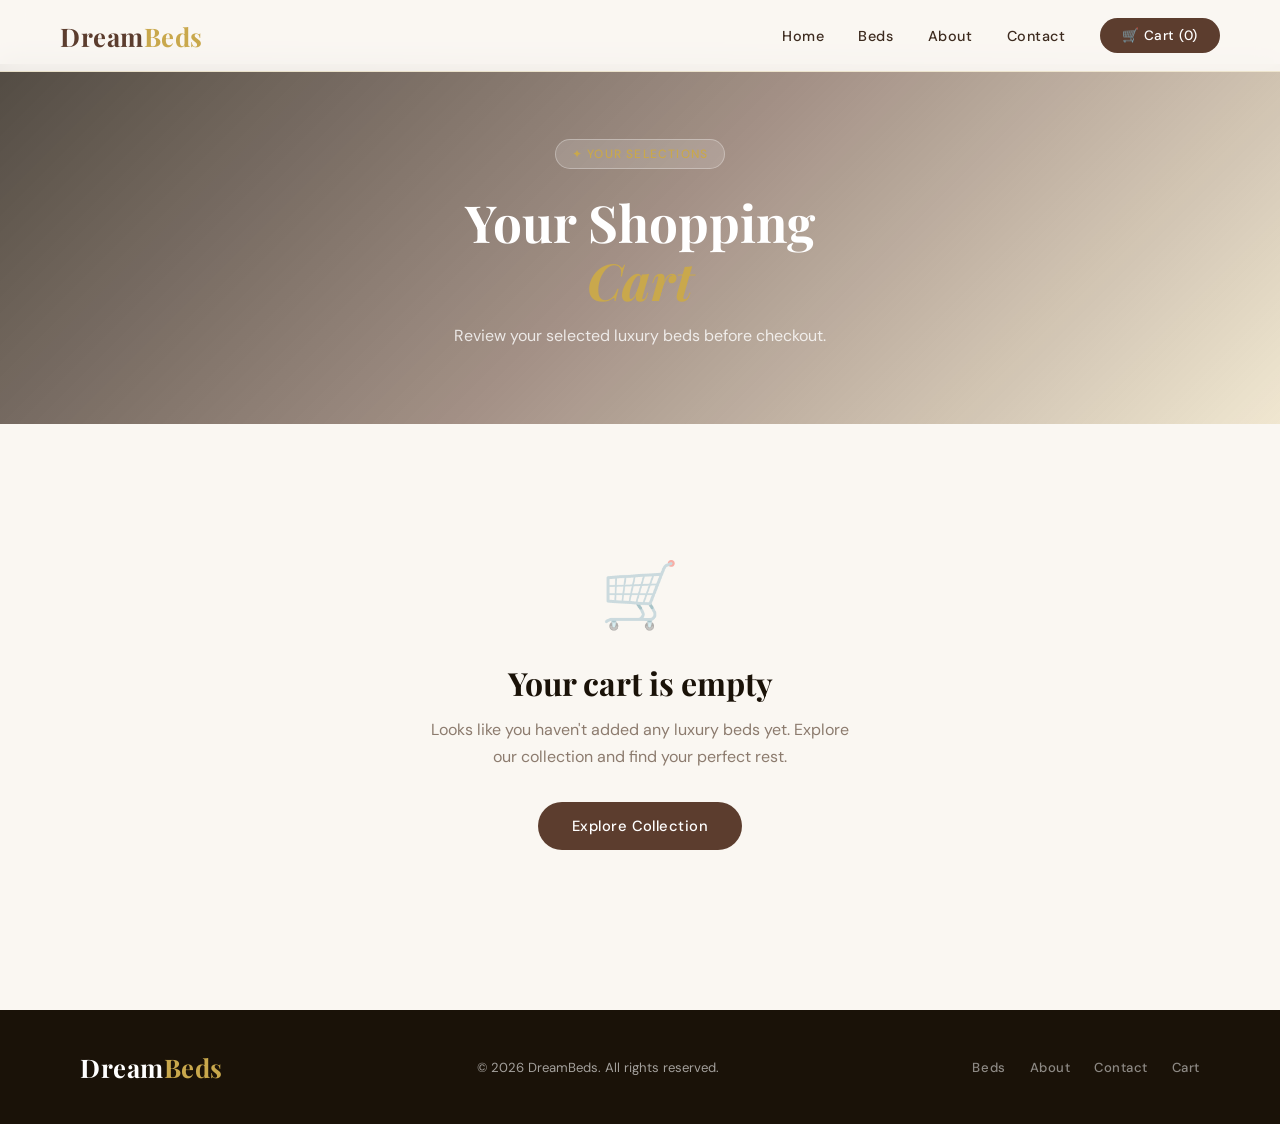
<file: cart.html>
<!DOCTYPE html>
<html lang="en">
<head>
    <meta charset="UTF-8" />
    <meta name="viewport" content="width=device-width, initial-scale=1.0"/>
    <title>Shopping Cart | DreamBeds</title>
    <meta name="description" content="Review your DreamBeds luxury bed selections and proceed to checkout.">
    <link href="https://fonts.googleapis.com/css2?family=Playfair+Display:wght@400;600;700&family=DM+Sans:wght@300;400;500&display=swap" rel="stylesheet"/>
    <link rel="stylesheet" href="style.css">
</head>
<body>

<!-- ── HEADER ── -->
<header>
    <a href="index.html" class="logo">Dream<span>Beds</span></a>
    <nav>
        <a href="index.html">Home</a>
        <a href="products.html">Beds</a>
        <a href="about.html">About</a>
        <a href="contact.html">Contact</a>
        <a href="cart.html" class="nav-cart active">🛒 Cart (<span id="header-cart-count">0</span>)</a>
    </nav>
</header>

<!-- ── HERO BANNER ── -->
<section class="cart-hero">
    <div class="cart-hero-overlay"></div>
    <div class="cart-hero-content">
        <span class="hero-badge">✦ Your Selections</span>
        <h1>Your Shopping<br><em>Cart</em></h1>
        <p>Review your selected luxury beds before checkout.</p>
    </div>
</section>

<!-- ── CART MAIN ── -->
<main class="cart-main">

    <!-- Cart with items -->
    <div class="cart-layout" id="cart-layout">
        <!-- ── Cart Items ── -->
        <div class="cart-items-section">
            <div class="cart-header-row">
                <h2>Cart Items (<span id="item-count">0</span>)</h2>
                <button class="clear-cart-btn" id="clear-cart-btn">Clear Cart</button>
            </div>
            <div id="cart-items-list">
                <!-- Items rendered by JS -->
            </div>
        </div>

        <!-- ── Order Summary Sidebar ── -->
        <div class="order-summary">
            <h3>Order Summary</h3>
            <div class="summary-rows">
                <div class="summary-row">
                    <span>Total Items</span>
                    <span id="summary-items">0</span>
                </div>
                <div class="summary-row">
                    <span>Subtotal</span>
                    <span id="summary-subtotal">₹0</span>
                </div>
                <div class="summary-row">
                    <span>Delivery</span>
                    <span class="delivery-free">FREE</span>
                </div>
                <div class="summary-row">
                    <span>Estimated Tax (5%)</span>
                    <span id="summary-tax">₹0</span>
                </div>
                <div class="summary-divider"></div>
                <div class="summary-row total-row">
                    <span>Total Amount</span>
                    <span id="summary-total">₹0</span>
                </div>
            </div>
            <button class="btn-primary checkout-btn" id="checkout-btn">
                <span>Proceed to Checkout</span>
                <svg width="18" height="18" viewBox="0 0 24 24" fill="none" stroke="currentColor" stroke-width="2" stroke-linecap="round" stroke-linejoin="round"><line x1="5" y1="12" x2="19" y2="12"/><polyline points="12 5 19 12 12 19"/></svg>
            </button>
            <a href="products.html" class="continue-link">← Continue Shopping</a>
        </div>
    </div>

    <!-- Empty Cart State -->
    <div class="cart-empty" id="cart-empty" style="display:none;">
        <div class="empty-icon">🛒</div>
        <h2>Your cart is empty</h2>
        <p>Looks like you haven't added any luxury beds yet. Explore our collection and find your perfect rest.</p>
        <a href="products.html" class="btn-primary">Explore Collection</a>
    </div>

</main>

<!-- ── FOOTER ── -->
<footer>
    <a href="index.html" class="logo">Dream<span>Beds</span></a>
    <p>© 2026 DreamBeds. All rights reserved.</p>
    <nav>
        <a href="products.html">Beds</a>
        <a href="about.html">About</a>
        <a href="contact.html">Contact</a>
        <a href="cart.html">Cart</a>
    </nav>
</footer>

<!-- ── TOAST ── -->
<div id="toast"></div>

<!-- ── JAVASCRIPT ── -->
<script>
// ═══════════════════════════════════════
//  PRODUCT IMAGE MAP (for cart display)
// ═══════════════════════════════════════
const productImages = {
    "Royal King Upholstered Bed": "https://images.unsplash.com/photo-1505693416388-ac5ce068fe85?w=200&q=80",
    "Modern Minimalist Platform Bed": "https://images.unsplash.com/photo-1555041469-a586c61ea9bc?w=200&q=80",
    "Solid Sheesham Carved Bed": "https://images.unsplash.com/photo-1540518614846-7eded433c457?w=200&q=80",
    "Luxe Velvet Wingback Bed": "https://images.unsplash.com/photo-1586023492125-27b2c045efd7?w=200&q=80",
    "Scandinavian Oak Frame Bed": "https://images.unsplash.com/photo-1616627561950-9f746e330187?w=200&q=80",
    "Queen Storage Hydraulic Bed": "https://images.unsplash.com/photo-1631049307264-da0ec9d70304?w=200&q=80",
    "Walnut Four-Poster Bed": "https://images.unsplash.com/photo-1600585152220-90363fe7e115?w=200&q=80",
    "Floating LED Panel Bed": "https://images.unsplash.com/photo-1522771739844-6a9f6d5f14af?w=200&q=80",
    "Victorian Rose Gold Bed": "https://images.unsplash.com/photo-1578683010236-d716f9a3f461?w=200&q=80",
    "Rustic Mango Wood Bed": "https://images.unsplash.com/photo-1551298370-9d3d53740c72?w=200&q=80",
    "Cloud Nine Queen Divan": "https://images.unsplash.com/photo-1609766857041-ed402ea8069a?w=200&q=80",
    "Emperor Teak Poster Bed": "https://images.unsplash.com/photo-1616594039964-ae9021a400a0?w=200&q=80"
};

// Default image for items added from other pages
const defaultImg = "https://images.unsplash.com/photo-1631049307264-da0ec9d70304?w=200&q=80";

// ═══════════════════════════════════════
//  CART DATA (from localStorage)
// ═══════════════════════════════════════
function getCart() {
    // Cart is stored as array of { name, price }
    // We merge duplicates into { name, price, qty }
    const raw = JSON.parse(localStorage.getItem('dreambedsCart')) || [];
    const merged = {};
    raw.forEach(item => {
        if (merged[item.name]) {
            merged[item.name].qty += 1;
        } else {
            merged[item.name] = { name: item.name, price: item.price, qty: 1 };
        }
    });
    return Object.values(merged);
}

// Save merged cart back to localStorage
function saveCart(items) {
    const flat = [];
    items.forEach(item => {
        for (let i = 0; i < item.qty; i++) {
            flat.push({ name: item.name, price: item.price });
        }
    });
    localStorage.setItem('dreambedsCart', JSON.stringify(flat));
}

// ═══════════════════════════════════════
//  RENDER CART
// ═══════════════════════════════════════
function renderCart() {
    const items = getCart();
    const listEl = document.getElementById('cart-items-list');
    const emptyEl = document.getElementById('cart-empty');
    const layoutEl = document.getElementById('cart-layout');
    const countEl = document.getElementById('item-count');
    const headerCount = document.getElementById('header-cart-count');

    // Total quantity
    const totalQty = items.reduce((s, i) => s + i.qty, 0);
    countEl.textContent = totalQty;
    if (headerCount) headerCount.textContent = totalQty;

    // Empty state
    if (items.length === 0) {
        layoutEl.style.display = 'none';
        emptyEl.style.display = 'flex';
        return;
    }

    layoutEl.style.display = '';
    emptyEl.style.display = 'none';

    // Build items HTML
    listEl.innerHTML = items.map((item, idx) => `
        <div class="cart-item" data-idx="${idx}">
            <div class="cart-item-img">
                <img src="${productImages[item.name] || defaultImg}" alt="${item.name}" />
            </div>
            <div class="cart-item-details">
                <h4>${item.name}</h4>
                <p class="cart-item-price">₹${item.price.toLocaleString('en-IN')}</p>
            </div>
            <div class="cart-item-qty">
                <button class="qty-btn" onclick="changeQty(${idx}, -1)">−</button>
                <span class="qty-val">${item.qty}</span>
                <button class="qty-btn" onclick="changeQty(${idx}, 1)">+</button>
            </div>
            <div class="cart-item-subtotal">
                <span class="subtotal-label">Subtotal</span>
                <span class="subtotal-val">₹${(item.price * item.qty).toLocaleString('en-IN')}</span>
            </div>
            <button class="cart-remove-btn" onclick="removeItem(${idx})" title="Remove item">✕</button>
        </div>
    `).join('');

    // Update summary
    updateSummary(items);
}

// ═══════════════════════════════════════
//  UPDATE ORDER SUMMARY
// ═══════════════════════════════════════
function updateSummary(items) {
    const totalQty = items.reduce((s, i) => s + i.qty, 0);
    const subtotal = items.reduce((s, i) => s + (i.price * i.qty), 0);
    const tax = Math.round(subtotal * 0.05);
    const total = subtotal + tax;

    document.getElementById('summary-items').textContent = totalQty;
    document.getElementById('summary-subtotal').textContent = '₹' + subtotal.toLocaleString('en-IN');
    document.getElementById('summary-tax').textContent = '₹' + tax.toLocaleString('en-IN');
    document.getElementById('summary-total').textContent = '₹' + total.toLocaleString('en-IN');
}

// ═══════════════════════════════════════
//  CART ACTIONS
// ═══════════════════════════════════════

// Change quantity (+1 or -1)
function changeQty(idx, delta) {
    const items = getCart();
    if (!items[idx]) return;
    items[idx].qty += delta;
    if (items[idx].qty < 1) items[idx].qty = 1;
    saveCart(items);
    renderCart();
}

// Remove single item
function removeItem(idx) {
    const items = getCart();
    const name = items[idx]?.name || 'Item';
    items.splice(idx, 1);
    saveCart(items);
    renderCart();
    showToast(`✓ "${name}" removed from cart`);
}

// Clear entire cart
function clearCart() {
    localStorage.removeItem('dreambedsCart');
    renderCart();
    showToast('Cart cleared');
}

// ═══════════════════════════════════════
//  CHECKOUT (UI only)
// ═══════════════════════════════════════
function handleCheckout() {
    const items = getCart();
    if (items.length === 0) {
        showToast('Your cart is empty!');
        return;
    }
    window.location.href = 'Checkout.html';
}

// ═══════════════════════════════════════
//  TOAST NOTIFICATION
// ═══════════════════════════════════════
function showToast(msg) {
    const toast = document.getElementById('toast');
    if (!toast) return;
    toast.textContent = msg;
    toast.style.opacity = '1';
    toast.style.transform = 'translateX(-50%) translateY(0)';
    clearTimeout(toast._timer);
    toast._timer = setTimeout(() => {
        toast.style.opacity = '0';
        toast.style.transform = 'translateX(-50%) translateY(20px)';
    }, 2800);
}

// ═══════════════════════════════════════
//  INIT
// ═══════════════════════════════════════
document.addEventListener('DOMContentLoaded', () => {
    renderCart();

    // Clear cart button
    document.getElementById('clear-cart-btn').addEventListener('click', clearCart);

    // Checkout button
    document.getElementById('checkout-btn').addEventListener('click', handleCheckout);

    // Sticky header shadow
    window.addEventListener('scroll', () => {
        const header = document.querySelector('header');
        if (header) {
            header.style.boxShadow = window.scrollY > 10
                ? '0 4px 24px rgba(92,61,46,0.1)'
                : 'none';
        }
    });
});
</script>

</body>
</html>
</file>
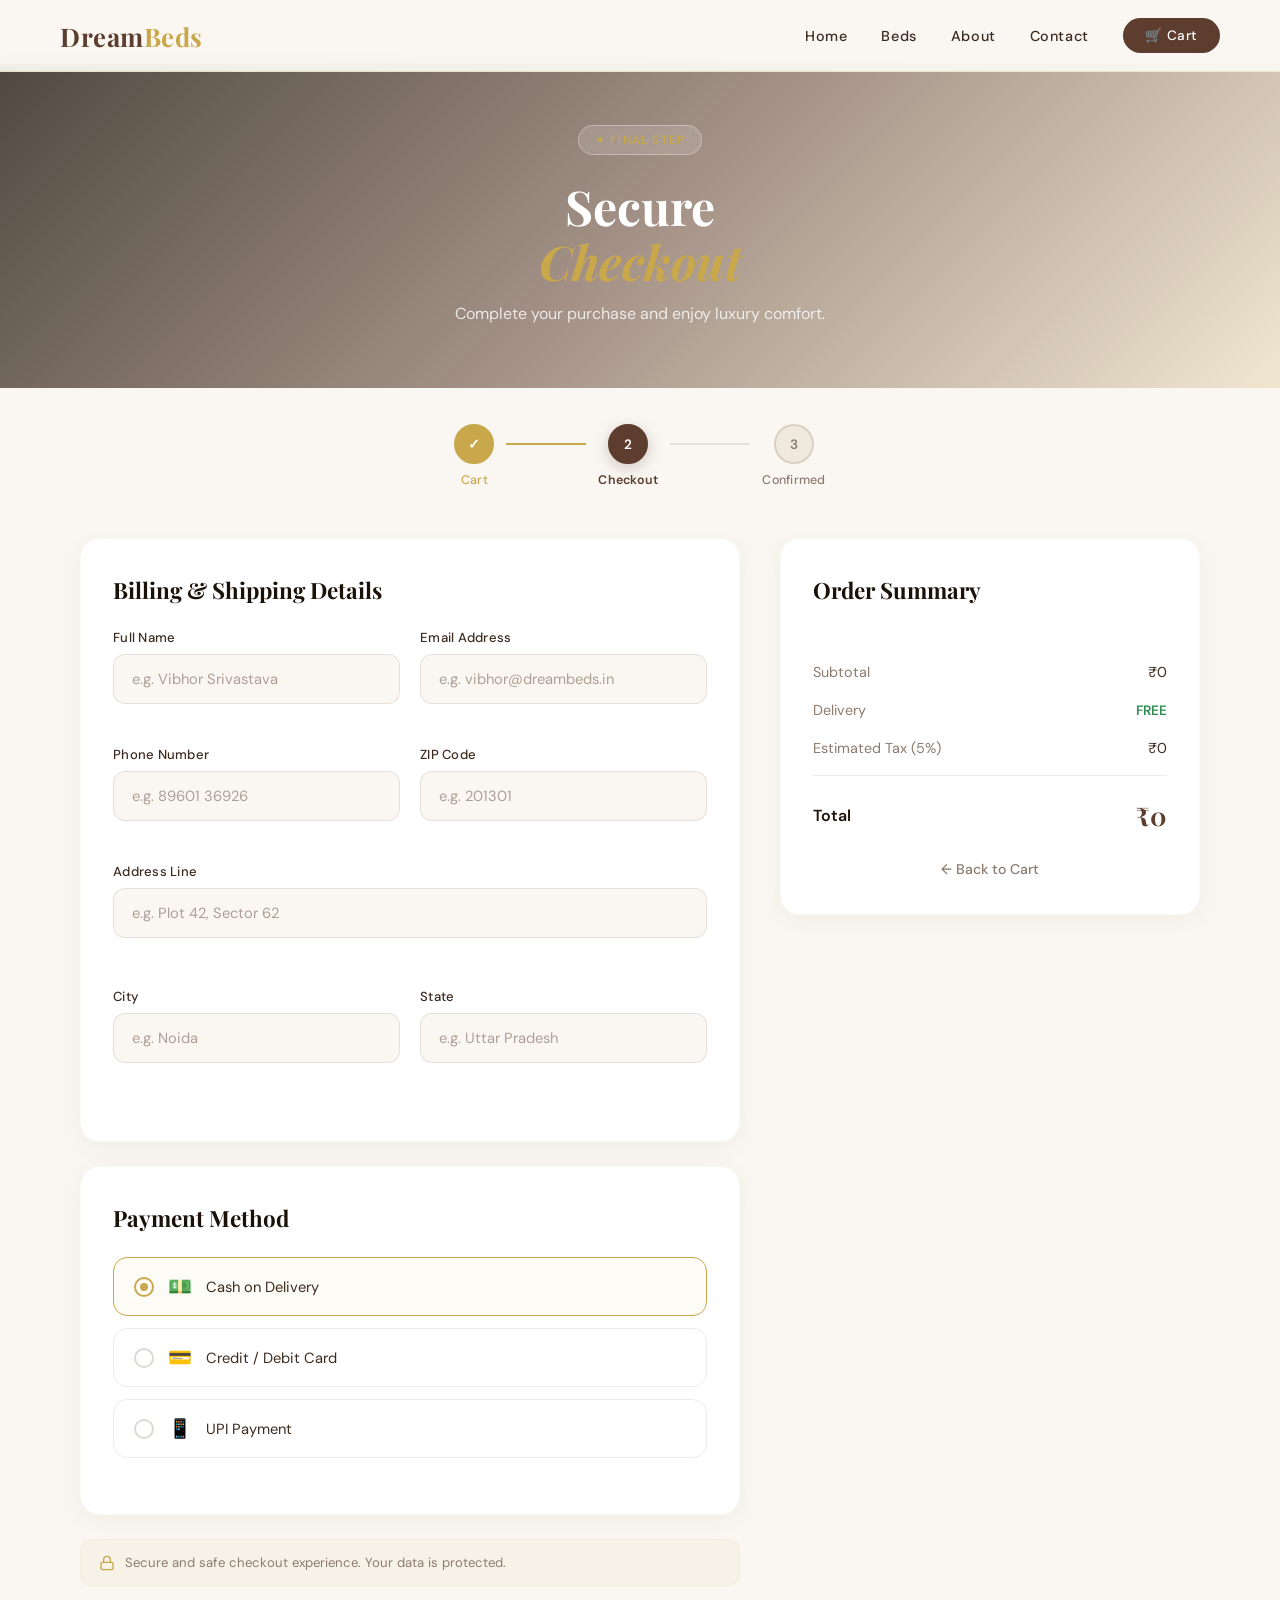
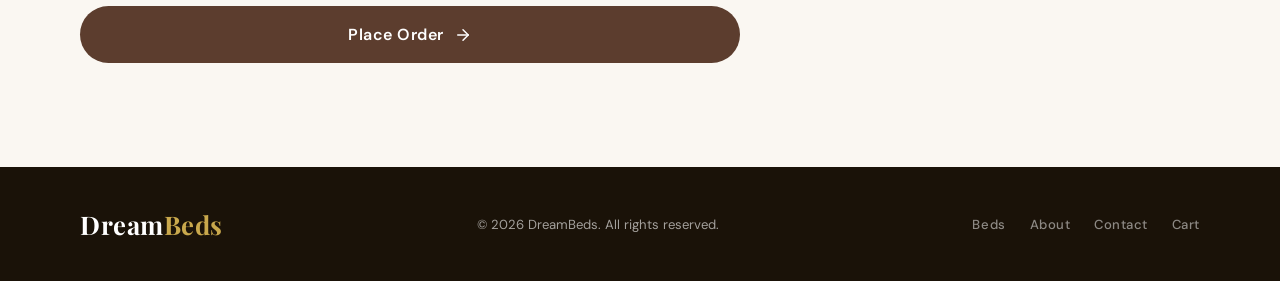
<file: Checkout.html>
<!DOCTYPE html>
<html lang="en">
<head>
    <meta charset="UTF-8" />
    <meta name="viewport" content="width=device-width, initial-scale=1.0"/>
    <title>Checkout | DreamBeds</title>
    <meta name="description" content="Complete your DreamBeds purchase securely. Luxury comfort is just one step away.">
    <link href="https://fonts.googleapis.com/css2?family=Playfair+Display:wght@400;600;700&family=DM+Sans:wght@300;400;500&display=swap" rel="stylesheet"/>
    <link rel="stylesheet" href="style.css">
</head>
<body>

<!-- ── HEADER ── -->
<header>
    <a href="index.html" class="logo">Dream<span>Beds</span></a>
    <nav>
        <a href="index.html">Home</a>
        <a href="products.html">Beds</a>
        <a href="about.html">About</a>
        <a href="contact.html">Contact</a>
        <a href="cart.html" class="nav-cart">🛒 Cart</a>
    </nav>
</header>

<!-- ── HERO BANNER ── -->
<section class="checkout-hero">
    <div class="checkout-hero-overlay"></div>
    <div class="checkout-hero-content">
        <span class="hero-badge">✦ Final Step</span>
        <h1>Secure<br><em>Checkout</em></h1>
        <p>Complete your purchase and enjoy luxury comfort.</p>
    </div>
</section>

<!-- ── PROGRESS INDICATOR ── -->
<div class="checkout-progress">
    <div class="progress-step done">
        <div class="step-circle">✓</div>
        <span>Cart</span>
    </div>
    <div class="progress-line done"></div>
    <div class="progress-step active">
        <div class="step-circle">2</div>
        <span>Checkout</span>
    </div>
    <div class="progress-line"></div>
    <div class="progress-step">
        <div class="step-circle">3</div>
        <span>Confirmed</span>
    </div>
</div>

<!-- ── MAIN CHECKOUT ── -->
<main class="checkout-main" id="checkout-main">
    <div class="checkout-grid">

        <!-- ═══ LEFT: Billing Form ═══ -->
        <div class="checkout-form-section">

            <!-- Billing / Shipping Details -->
            <div class="checkout-card">
                <h2>Billing & Shipping Details</h2>
                <form id="checkout-form" novalidate>
                    <div class="form-row">
                        <div class="form-group">
                            <label for="co-name">Full Name</label>
                            <input type="text" id="co-name" placeholder="e.g. Vibhor Srivastava" required />
                            <span class="form-error" id="co-err-name"></span>
                        </div>
                        <div class="form-group">
                            <label for="co-email">Email Address</label>
                            <input type="email" id="co-email" placeholder="e.g. vibhor@dreambeds.in" required />
                            <span class="form-error" id="co-err-email"></span>
                        </div>
                    </div>
                    <div class="form-row">
                        <div class="form-group">
                            <label for="co-phone">Phone Number</label>
                            <input type="tel" id="co-phone" placeholder="e.g. 89601 36926" required />
                            <span class="form-error" id="co-err-phone"></span>
                        </div>
                        <div class="form-group">
                            <label for="co-zip">ZIP Code</label>
                            <input type="text" id="co-zip" placeholder="e.g. 201301" required />
                            <span class="form-error" id="co-err-zip"></span>
                        </div>
                    </div>
                    <div class="form-group full-width">
                        <label for="co-address">Address Line</label>
                        <input type="text" id="co-address" placeholder="e.g. Plot 42, Sector 62" required />
                        <span class="form-error" id="co-err-address"></span>
                    </div>
                    <div class="form-row">
                        <div class="form-group">
                            <label for="co-city">City</label>
                            <input type="text" id="co-city" placeholder="e.g. Noida" required />
                            <span class="form-error" id="co-err-city"></span>
                        </div>
                        <div class="form-group">
                            <label for="co-state">State</label>
                            <input type="text" id="co-state" placeholder="e.g. Uttar Pradesh" required />
                            <span class="form-error" id="co-err-state"></span>
                        </div>
                    </div>
                </form>
            </div>

            <!-- Payment Section -->
            <div class="checkout-card">
                <h2>Payment Method</h2>
                <div class="payment-options">
                    <label class="payment-option selected">
                        <input type="radio" name="payment" value="cod" checked />
                        <div class="payment-radio"></div>
                        <span class="pay-icon">💵</span>
                        <span>Cash on Delivery</span>
                    </label>
                    <label class="payment-option">
                        <input type="radio" name="payment" value="card" />
                        <div class="payment-radio"></div>
                        <span class="pay-icon">💳</span>
                        <span>Credit / Debit Card</span>
                    </label>
                    <label class="payment-option">
                        <input type="radio" name="payment" value="upi" />
                        <div class="payment-radio"></div>
                        <span class="pay-icon">📱</span>
                        <span>UPI Payment</span>
                    </label>
                </div>

                <!-- Card Details (shown only when card selected) -->
                <div class="card-fields" id="card-fields" style="display:none;">
                    <div class="form-group full-width">
                        <label for="card-number">Card Number</label>
                        <input type="text" id="card-number" placeholder="1234  5678  9012  3456" maxlength="19" />
                    </div>
                    <div class="form-row">
                        <div class="form-group">
                            <label for="card-expiry">Expiry Date</label>
                            <input type="text" id="card-expiry" placeholder="MM / YY" maxlength="7" />
                        </div>
                        <div class="form-group">
                            <label for="card-cvv">CVV</label>
                            <input type="password" id="card-cvv" placeholder="•••" maxlength="4" />
                        </div>
                    </div>
                </div>

                <!-- UPI field (shown only when UPI selected) -->
                <div class="upi-field" id="upi-field" style="display:none;">
                    <div class="form-group full-width">
                        <label for="upi-id">UPI ID</label>
                        <input type="text" id="upi-id" placeholder="e.g. vibhor@upi" />
                    </div>
                </div>
            </div>

            <!-- Place Order Button -->
            <div class="checkout-card place-order-card">
                <div class="trust-message">
                    <svg width="16" height="16" viewBox="0 0 24 24" fill="none" stroke="var(--gold)" stroke-width="2"><rect x="3" y="11" width="18" height="11" rx="2"/><path d="M7 11V7a5 5 0 0 1 10 0v4"/></svg>
                    <span>Secure and safe checkout experience. Your data is protected.</span>
                </div>
                <button type="button" class="btn-primary place-order-btn" id="place-order-btn">
                    <span>Place Order</span>
                    <svg width="18" height="18" viewBox="0 0 24 24" fill="none" stroke="currentColor" stroke-width="2" stroke-linecap="round" stroke-linejoin="round"><line x1="5" y1="12" x2="19" y2="12"/><polyline points="12 5 19 12 12 19"/></svg>
                </button>
            </div>
        </div>

        <!-- ═══ RIGHT: Order Summary ═══ -->
        <div class="checkout-summary">
            <div class="checkout-card sticky-summary">
                <h2>Order Summary</h2>
                <div id="co-items-list" class="co-items-list">
                    <!-- Items rendered by JS -->
                </div>
                <div class="summary-rows">
                    <div class="summary-row">
                        <span>Subtotal</span>
                        <span id="co-subtotal">₹0</span>
                    </div>
                    <div class="summary-row">
                        <span>Delivery</span>
                        <span class="delivery-free">FREE</span>
                    </div>
                    <div class="summary-row">
                        <span>Estimated Tax (5%)</span>
                        <span id="co-tax">₹0</span>
                    </div>
                    <div class="summary-divider"></div>
                    <div class="summary-row total-row">
                        <span>Total</span>
                        <span id="co-total">₹0</span>
                    </div>
                </div>
                <a href="cart.html" class="continue-link">← Back to Cart</a>
            </div>
        </div>
    </div>
</main>

<!-- ── ORDER CONFIRMED (hidden by default) ── -->
<section class="order-confirmed" id="order-confirmed" style="display:none;">
    <div class="confirmed-content">
        <div class="confirmed-icon">🎉</div>
        <h1>Order Placed Successfully!</h1>
        <p>Thank you for choosing DreamBeds. Your luxury comfort is on its way.</p>
        <div class="confirmed-details" id="confirmed-details">
            <!-- Filled by JS -->
        </div>
        <div class="confirmed-actions">
            <a href="products.html" class="btn-primary">Continue Shopping</a>
            <a href="index.html" class="btn-outline">Back to Home</a>
        </div>
    </div>

    <!-- Updated Progress -->
    <div class="checkout-progress confirmed-progress">
        <div class="progress-step done"><div class="step-circle">✓</div><span>Cart</span></div>
        <div class="progress-line done"></div>
        <div class="progress-step done"><div class="step-circle">✓</div><span>Checkout</span></div>
        <div class="progress-line done"></div>
        <div class="progress-step done"><div class="step-circle">✓</div><span>Confirmed</span></div>
    </div>
</section>

<!-- ── FOOTER ── -->
<footer>
    <a href="index.html" class="logo">Dream<span>Beds</span></a>
    <p>© 2026 DreamBeds. All rights reserved.</p>
    <nav>
        <a href="products.html">Beds</a>
        <a href="about.html">About</a>
        <a href="contact.html">Contact</a>
        <a href="cart.html">Cart</a>
    </nav>
</footer>

<!-- ── TOAST ── -->
<div id="toast"></div>

<!-- ── JAVASCRIPT ── -->
<script>
// ═══════════════════════════════════════
//  PRODUCT IMAGE MAP
// ═══════════════════════════════════════
const productImages = {
    "Royal King Upholstered Bed": "https://images.unsplash.com/photo-1505693416388-ac5ce068fe85?w=120&q=80",
    "Modern Minimalist Platform Bed": "https://images.unsplash.com/photo-1555041469-a586c61ea9bc?w=120&q=80",
    "Solid Sheesham Carved Bed": "https://images.unsplash.com/photo-1540518614846-7eded433c457?w=120&q=80",
    "Luxe Velvet Wingback Bed": "https://images.unsplash.com/photo-1586023492125-27b2c045efd7?w=120&q=80",
    "Scandinavian Oak Frame Bed": "https://images.unsplash.com/photo-1616627561950-9f746e330187?w=120&q=80",
    "Queen Storage Hydraulic Bed": "https://images.unsplash.com/photo-1631049307264-da0ec9d70304?w=120&q=80",
    "Walnut Four-Poster Bed": "https://images.unsplash.com/photo-1600585152220-90363fe7e115?w=120&q=80",
    "Floating LED Panel Bed": "https://images.unsplash.com/photo-1522771739844-6a9f6d5f14af?w=120&q=80",
    "Victorian Rose Gold Bed": "https://images.unsplash.com/photo-1578683010236-d716f9a3f461?w=120&q=80",
    "Rustic Mango Wood Bed": "https://images.unsplash.com/photo-1551298370-9d3d53740c72?w=120&q=80",
    "Cloud Nine Queen Divan": "https://images.unsplash.com/photo-1609766857041-ed402ea8069a?w=120&q=80",
    "Emperor Teak Poster Bed": "https://images.unsplash.com/photo-1616594039964-ae9021a400a0?w=120&q=80"
};
const defaultImg = "https://images.unsplash.com/photo-1631049307264-da0ec9d70304?w=120&q=80";

// ═══════════════════════════════════════
//  LOAD CART DATA
// ═══════════════════════════════════════
function getCart() {
    const raw = JSON.parse(localStorage.getItem('dreambedsCart')) || [];
    const merged = {};
    raw.forEach(item => {
        if (merged[item.name]) {
            merged[item.name].qty += 1;
        } else {
            merged[item.name] = { name: item.name, price: item.price, qty: 1 };
        }
    });
    return Object.values(merged);
}

// ═══════════════════════════════════════
//  RENDER ORDER SUMMARY
// ═══════════════════════════════════════
function renderSummary() {
    const items = getCart();
    const listEl = document.getElementById('co-items-list');

    // If cart empty, redirect to cart page
    if (items.length === 0) {
        listEl.innerHTML = '<p class="empty-notice">No items in cart. <a href="products.html">Shop now →</a></p>';
    }

    // Render items
    listEl.innerHTML = items.map(item => `
        <div class="co-item">
            <img src="${productImages[item.name] || defaultImg}" alt="${item.name}" />
            <div class="co-item-info">
                <h4>${item.name}</h4>
                <p>Qty: ${item.qty} × ₹${item.price.toLocaleString('en-IN')}</p>
            </div>
            <span class="co-item-total">₹${(item.price * item.qty).toLocaleString('en-IN')}</span>
        </div>
    `).join('');

    // Calculate totals
    const subtotal = items.reduce((s, i) => s + (i.price * i.qty), 0);
    const tax = Math.round(subtotal * 0.05);
    const total = subtotal + tax;

    document.getElementById('co-subtotal').textContent = '₹' + subtotal.toLocaleString('en-IN');
    document.getElementById('co-tax').textContent = '₹' + tax.toLocaleString('en-IN');
    document.getElementById('co-total').textContent = '₹' + total.toLocaleString('en-IN');
}

// ═══════════════════════════════════════
//  PAYMENT METHOD TOGGLE
// ═══════════════════════════════════════
function setupPaymentToggle() {
    const radios = document.querySelectorAll('input[name="payment"]');
    const cardFields = document.getElementById('card-fields');
    const upiField = document.getElementById('upi-field');

    radios.forEach(radio => {
        radio.addEventListener('change', () => {
            // Update selected style
            document.querySelectorAll('.payment-option').forEach(opt => opt.classList.remove('selected'));
            radio.closest('.payment-option').classList.add('selected');

            // Toggle fields
            cardFields.style.display = radio.value === 'card' ? 'block' : 'none';
            upiField.style.display = radio.value === 'upi' ? 'block' : 'none';
        });
    });
}

// ═══════════════════════════════════════
//  FORM VALIDATION
// ═══════════════════════════════════════
function validateForm() {
    let valid = true;
    // Clear errors
    document.querySelectorAll('.form-error').forEach(e => e.textContent = '');
    document.querySelectorAll('.form-group input').forEach(e => e.classList.remove('input-error'));

    const fields = [
        { id: 'co-name', err: 'co-err-name', msg: 'Please enter your name' },
        { id: 'co-address', err: 'co-err-address', msg: 'Please enter your address' },
        { id: 'co-city', err: 'co-err-city', msg: 'Please enter your city' },
        { id: 'co-state', err: 'co-err-state', msg: 'Please enter your state' },
        { id: 'co-zip', err: 'co-err-zip', msg: 'Please enter ZIP code' },
    ];

    fields.forEach(f => {
        const el = document.getElementById(f.id);
        if (!el.value.trim()) {
            document.getElementById(f.err).textContent = f.msg;
            el.classList.add('input-error');
            valid = false;
        }
    });

    // Email
    const email = document.getElementById('co-email');
    if (!email.value.trim()) {
        document.getElementById('co-err-email').textContent = 'Please enter your email';
        email.classList.add('input-error');
        valid = false;
    } else if (!/^[^\s@]+@[^\s@]+\.[^\s@]+$/.test(email.value)) {
        document.getElementById('co-err-email').textContent = 'Please enter a valid email';
        email.classList.add('input-error');
        valid = false;
    }

    // Phone
    const phone = document.getElementById('co-phone');
    const cleaned = phone.value.replace(/[\s\-]/g, '');
    if (!cleaned) {
        document.getElementById('co-err-phone').textContent = 'Please enter your phone';
        phone.classList.add('input-error');
        valid = false;
    } else if (!/^\d{10,}$/.test(cleaned)) {
        document.getElementById('co-err-phone').textContent = 'Enter a valid phone number';
        phone.classList.add('input-error');
        valid = false;
    }

    return valid;
}

// ═══════════════════════════════════════
//  PLACE ORDER
// ═══════════════════════════════════════
function placeOrder() {
    const items = getCart();
    if (items.length === 0) {
        showToast('Your cart is empty!');
        return;
    }

    if (!validateForm()) {
        showToast('Please fill in all required fields');
        return;
    }

    // Calculate final total
    const subtotal = items.reduce((s, i) => s + (i.price * i.qty), 0);
    const tax = Math.round(subtotal * 0.05);
    const total = subtotal + tax;
    const totalQty = items.reduce((s, i) => s + i.qty, 0);
    const paymentMethod = document.querySelector('input[name="payment"]:checked').value;
    const payLabels = { cod: 'Cash on Delivery', card: 'Credit/Debit Card', upi: 'UPI Payment' };

    // Generate order ID
    const orderId = 'DB' + Date.now().toString().slice(-8);

    // Build confirmation details
    const detailsHtml = `
        <div class="confirm-grid">
            <div class="confirm-block">
                <span class="confirm-label">Order ID</span>
                <span class="confirm-value">#${orderId}</span>
            </div>
            <div class="confirm-block">
                <span class="confirm-label">Items</span>
                <span class="confirm-value">${totalQty} bed${totalQty > 1 ? 's' : ''}</span>
            </div>
            <div class="confirm-block">
                <span class="confirm-label">Total Paid</span>
                <span class="confirm-value highlight">₹${total.toLocaleString('en-IN')}</span>
            </div>
            <div class="confirm-block">
                <span class="confirm-label">Payment</span>
                <span class="confirm-value">${payLabels[paymentMethod]}</span>
            </div>
        </div>
    `;
    document.getElementById('confirmed-details').innerHTML = detailsHtml;

    // Clear cart
    localStorage.removeItem('dreambedsCart');

    // Show confirmed, hide checkout
    document.getElementById('checkout-main').style.display = 'none';
    document.querySelector('.checkout-progress:not(.confirmed-progress)').style.display = 'none';
    document.getElementById('order-confirmed').style.display = 'block';

    // Scroll to top
    window.scrollTo({ top: 0, behavior: 'smooth' });
    showToast('🎉 Order placed successfully!');
}

// ═══════════════════════════════════════
//  TOAST
// ═══════════════════════════════════════
function showToast(msg) {
    const toast = document.getElementById('toast');
    if (!toast) return;
    toast.textContent = msg;
    toast.style.opacity = '1';
    toast.style.transform = 'translateX(-50%) translateY(0)';
    clearTimeout(toast._timer);
    toast._timer = setTimeout(() => {
        toast.style.opacity = '0';
        toast.style.transform = 'translateX(-50%) translateY(20px)';
    }, 3000);
}

// ═══════════════════════════════════════
//  INIT
// ═══════════════════════════════════════
document.addEventListener('DOMContentLoaded', () => {
    renderSummary();
    setupPaymentToggle();

    document.getElementById('place-order-btn').addEventListener('click', placeOrder);

    // Header shadow on scroll
    window.addEventListener('scroll', () => {
        const header = document.querySelector('header');
        if (header) {
            header.style.boxShadow = window.scrollY > 10
                ? '0 4px 24px rgba(92,61,46,0.1)'
                : 'none';
        }
    });
});
</script>

</body>
</html>
</file>
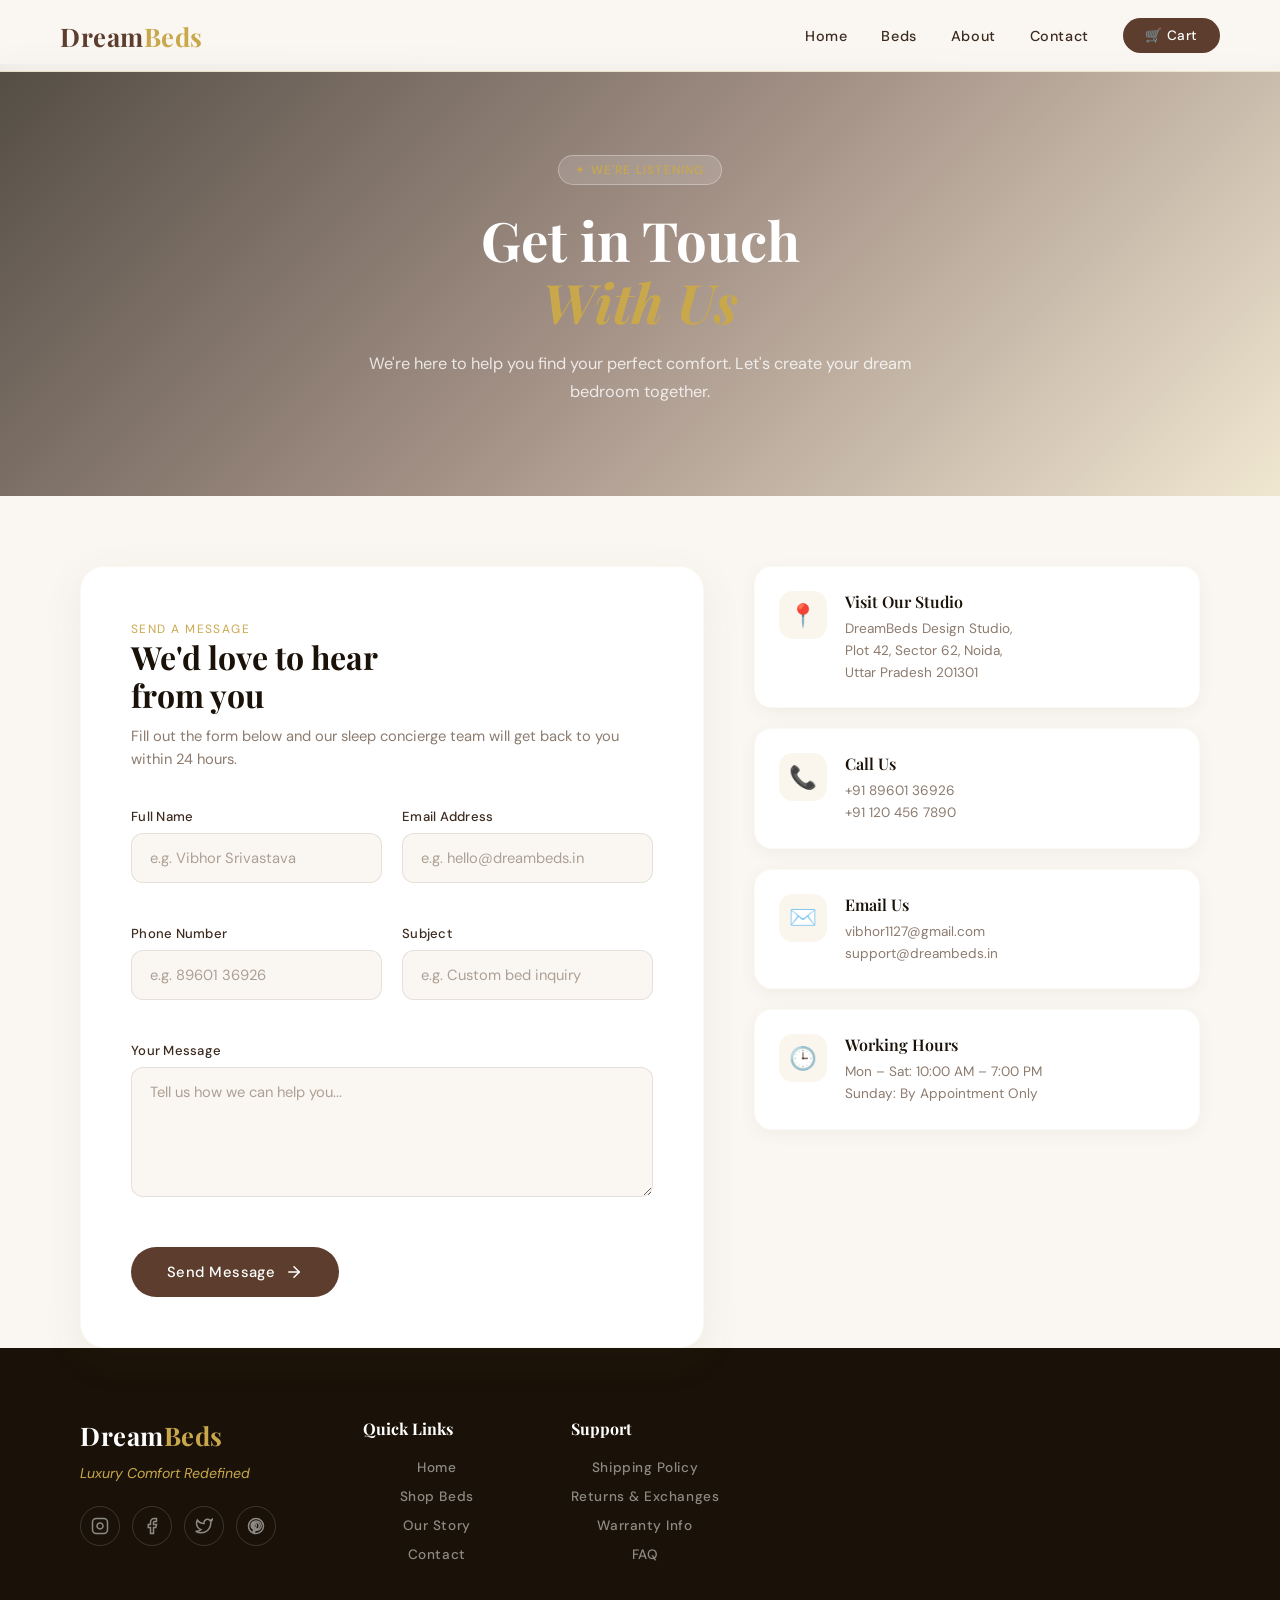
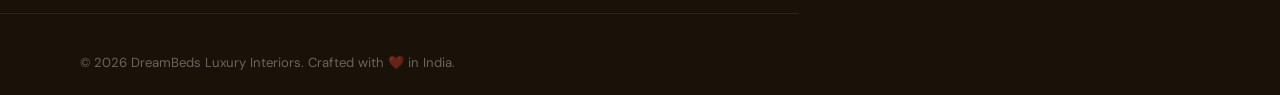
<file: contact.html>
<!DOCTYPE html>
<html lang="en">
<head>
    <meta charset="UTF-8" />
    <meta name="viewport" content="width=device-width, initial-scale=1.0"/>
    <title>Contact Us | DreamBeds</title>
    <meta name="description" content="Get in touch with DreamBeds. We're here to help you find your perfect luxury bed and create your dream bedroom.">
    <link href="https://fonts.googleapis.com/css2?family=Playfair+Display:wght@400;600;700&family=DM+Sans:wght@300;400;500&display=swap" rel="stylesheet"/>
    <link rel="stylesheet" href="style.css">
</head>
<body>

<!-- ── HEADER ── -->
<header>
    <a href="index.html" class="logo">Dream<span>Beds</span></a>
    <nav>
        <a href="index.html">Home</a>
        <a href="products.html">Beds</a>
        <a href="about.html">About</a>
        <a href="contact.html" class="active">Contact</a>
        <a href="cart.html" class="nav-cart">🛒 Cart</a>
    </nav>
</header>

<!-- ── HERO BANNER ── -->
<section class="contact-hero">
    <div class="contact-hero-overlay"></div>
    <div class="contact-hero-content">
        <span class="hero-badge">✦ We're Listening</span>
        <h1>Get in Touch<br><em>With Us</em></h1>
        <p>We're here to help you find your perfect comfort. Let's create your dream bedroom together.</p>
    </div>
</section>

<!-- ── MAIN CONTENT ── -->
<main class="contact-page-main">

    <!-- ── FORM + INFO GRID ── -->
    <div class="contact-page-grid">

        <!-- ── Contact Form Card ── -->
        <div class="contact-form-card reveal">
            <div class="form-header">
                <span class="section-label">Send a Message</span>
                <h2>We'd love to hear<br>from you</h2>
                <p>Fill out the form below and our sleep concierge team will get back to you within 24 hours.</p>
            </div>

            <form id="contact-form" novalidate>
                <div class="form-row">
                    <div class="form-group">
                        <label for="fullname">Full Name</label>
                        <input type="text" id="fullname" placeholder="e.g. Vibhor Srivastava" required />
                        <span class="form-error" id="err-name"></span>
                    </div>
                    <div class="form-group">
                        <label for="email">Email Address</label>
                        <input type="email" id="email" placeholder="e.g. hello@dreambeds.in" required />
                        <span class="form-error" id="err-email"></span>
                    </div>
                </div>

                <div class="form-row">
                    <div class="form-group">
                        <label for="phone">Phone Number</label>
                        <input type="tel" id="phone" placeholder="e.g. 89601 36926" required />
                        <span class="form-error" id="err-phone"></span>
                    </div>
                    <div class="form-group">
                        <label for="subject">Subject</label>
                        <input type="text" id="subject" placeholder="e.g. Custom bed inquiry" required />
                        <span class="form-error" id="err-subject"></span>
                    </div>
                </div>

                <div class="form-group full-width">
                    <label for="message">Your Message</label>
                    <textarea id="message" rows="5" placeholder="Tell us how we can help you..." required></textarea>
                    <span class="form-error" id="err-message"></span>
                </div>

                <button type="submit" class="btn-primary form-submit">
                    <span>Send Message</span>
                    <svg width="18" height="18" viewBox="0 0 24 24" fill="none" stroke="currentColor" stroke-width="2" stroke-linecap="round" stroke-linejoin="round"><line x1="5" y1="12" x2="19" y2="12"/><polyline points="12 5 19 12 12 19"/></svg>
                </button>
            </form>

            <!-- Success message (hidden by default) -->
            <div class="form-success" id="form-success">
                <div class="success-icon">✓</div>
                <h3>Thank You!</h3>
                <p>We will contact you soon. Our team typically responds within 24 hours.</p>
                <button class="btn-outline" onclick="resetForm()">Send Another Message</button>
            </div>
        </div>

        <!-- ── Contact Info Sidebar ── -->
        <div class="contact-info-sidebar reveal">
            <div class="info-card">
                <div class="info-icon">📍</div>
                <div>
                    <h4>Visit Our Studio</h4>
                    <p>DreamBeds Design Studio,<br>Plot 42, Sector 62, Noida,<br>Uttar Pradesh 201301</p>
                </div>
            </div>

            <div class="info-card">
                <div class="info-icon">📞</div>
                <div>
                    <h4>Call Us</h4>
                    <p><a href="tel:+918960136926">+91 89601 36926</a></p>
                    <p><a href="tel:+911204567890">+91 120 456 7890</a></p>
                </div>
            </div>

            <div class="info-card">
                <div class="info-icon">✉️</div>
                <div>
                    <h4>Email Us</h4>
                    <p><a href="mailto:vibhor1127@gmail.com">vibhor1127@gmail.com</a></p>
                    <p><a href="mailto:support@dreambeds.in">support@dreambeds.in</a></p>
                </div>
            </div>

            <div class="info-card">
                <div class="info-icon">🕒</div>
                <div>
                    <h4>Working Hours</h4>
                    <p>Mon – Sat: 10:00 AM – 7:00 PM</p>
                    <p>Sunday: By Appointment Only</p>
                </div>
            </div>
        </div>
    </div>
</main>

<!-- ── FOOTER ── -->
<footer class="contact-footer">
    <div class="footer-main">
        <div class="footer-brand">
            <a href="index.html" class="logo">Dream<span>Beds</span></a>
            <p class="footer-tagline">Luxury Comfort Redefined</p>
            <div class="footer-socials">
                <a href="#" title="Instagram" class="social-icon">
                    <svg width="18" height="18" viewBox="0 0 24 24" fill="none" stroke="currentColor" stroke-width="2"><rect x="2" y="2" width="20" height="20" rx="5"/><path d="M16 11.37A4 4 0 1 1 12.63 8 4 4 0 0 1 16 11.37z"/><line x1="17.5" y1="6.5" x2="17.51" y2="6.5"/></svg>
                </a>
                <a href="#" title="Facebook" class="social-icon">
                    <svg width="18" height="18" viewBox="0 0 24 24" fill="none" stroke="currentColor" stroke-width="2"><path d="M18 2h-3a5 5 0 0 0-5 5v3H7v4h3v8h4v-8h3l1-4h-4V7a1 1 0 0 1 1-1h3z"/></svg>
                </a>
                <a href="#" title="Twitter / X" class="social-icon">
                    <svg width="18" height="18" viewBox="0 0 24 24" fill="none" stroke="currentColor" stroke-width="2"><path d="M23 3a10.9 10.9 0 0 1-3.14 1.53 4.48 4.48 0 0 0-7.86 3v1A10.66 10.66 0 0 1 3 4s-4 9 5 13a11.64 11.64 0 0 1-7 2c9 5 20 0 20-11.5a4.5 4.5 0 0 0-.08-.83A7.72 7.72 0 0 0 23 3z"/></svg>
                </a>
                <a href="#" title="Pinterest" class="social-icon">
                    <svg width="18" height="18" viewBox="0 0 24 24" fill="none" stroke="currentColor" stroke-width="2"><path d="M12 2C6.48 2 2 6.48 2 12c0 4.24 2.65 7.85 6.39 9.28-.09-.78-.17-1.98.04-2.83.18-.77 1.2-5.08 1.2-5.08s-.31-.61-.31-1.52c0-1.42.82-2.48 1.85-2.48.87 0 1.29.65 1.29 1.44 0 .88-.56 2.19-.85 3.41-.24 1.02.51 1.85 1.52 1.85 1.82 0 3.22-1.92 3.22-4.69 0-2.45-1.76-4.16-4.28-4.16-2.91 0-4.62 2.18-4.62 4.44 0 .88.34 1.82.76 2.33a.3.3 0 0 1 .07.29l-.28 1.16c-.05.19-.15.23-.35.14-1.31-.61-2.13-2.52-2.13-4.06 0-3.31 2.41-6.35 6.94-6.35 3.64 0 6.47 2.6 6.47 6.07 0 3.62-2.28 6.53-5.45 6.53-1.06 0-2.07-.55-2.41-1.21l-.66 2.5c-.24.91-.88 2.05-1.32 2.75A12 12 0 0 0 12 22c5.52 0 10-4.48 10-10S17.52 2 12 2z"/></svg>
                </a>
            </div>
        </div>
        <div class="footer-links-group">
            <h4>Quick Links</h4>
            <nav>
                <a href="index.html">Home</a>
                <a href="products.html">Shop Beds</a>
                <a href="about.html">Our Story</a>
                <a href="contact.html">Contact</a>
            </nav>
        </div>
        <div class="footer-links-group">
            <h4>Support</h4>
            <nav>
                <a href="#">Shipping Policy</a>
                <a href="#">Returns & Exchanges</a>
                <a href="#">Warranty Info</a>
                <a href="#">FAQ</a>
            </nav>
        </div>
    </div>
    <div class="footer-bottom-bar">
        <p>© 2026 DreamBeds Luxury Interiors. Crafted with ❤️ in India.</p>
    </div>
</footer>

<!-- ── TOAST ── -->
<div id="toast"></div>

<!-- ── JAVASCRIPT ── -->
<script>
// ═══════════════════════════════════════
//  FORM VALIDATION & SUBMISSION
// ═══════════════════════════════════════

const form = document.getElementById('contact-form');
const successDiv = document.getElementById('form-success');

// Helper: show error
function showError(id, msg) {
    document.getElementById(id).textContent = msg;
}

// Helper: clear all errors
function clearErrors() {
    document.querySelectorAll('.form-error').forEach(el => el.textContent = '');
    document.querySelectorAll('.form-group input, .form-group textarea').forEach(el => {
        el.classList.remove('input-error');
    });
}

// Validate email format
function isValidEmail(email) {
    return /^[^\s@]+@[^\s@]+\.[^\s@]+$/.test(email);
}

// Validate phone (only digits, 10+ chars)
function isValidPhone(phone) {
    const cleaned = phone.replace(/[\s\-]/g, '');
    return /^\d{10,}$/.test(cleaned);
}

// Form submit handler
form.addEventListener('submit', function(e) {
    e.preventDefault();
    clearErrors();

    const name = document.getElementById('fullname');
    const email = document.getElementById('email');
    const phone = document.getElementById('phone');
    const subject = document.getElementById('subject');
    const message = document.getElementById('message');

    let isValid = true;

    // Name validation
    if (!name.value.trim()) {
        showError('err-name', 'Please enter your name');
        name.classList.add('input-error');
        isValid = false;
    }

    // Email validation
    if (!email.value.trim()) {
        showError('err-email', 'Please enter your email');
        email.classList.add('input-error');
        isValid = false;
    } else if (!isValidEmail(email.value)) {
        showError('err-email', 'Please enter a valid email');
        email.classList.add('input-error');
        isValid = false;
    }

    // Phone validation
    if (!phone.value.trim()) {
        showError('err-phone', 'Please enter your phone number');
        phone.classList.add('input-error');
        isValid = false;
    } else if (!isValidPhone(phone.value)) {
        showError('err-phone', 'Please enter a valid phone number');
        phone.classList.add('input-error');
        isValid = false;
    }

    // Subject validation
    if (!subject.value.trim()) {
        showError('err-subject', 'Please enter a subject');
        subject.classList.add('input-error');
        isValid = false;
    }

    // Message validation
    if (!message.value.trim()) {
        showError('err-message', 'Please enter your message');
        message.classList.add('input-error');
        isValid = false;
    }

    // If all valid — show success
    if (isValid) {
        form.style.display = 'none';
        document.querySelector('.form-header').style.display = 'none';
        successDiv.style.display = 'flex';
        showToast('✓ Message sent successfully!');
    }
});

// Reset form to send another message
function resetForm() {
    form.reset();
    clearErrors();
    form.style.display = '';
    document.querySelector('.form-header').style.display = '';
    successDiv.style.display = 'none';
}

// Toast notification
function showToast(msg) {
    const toast = document.getElementById('toast');
    if (!toast) return;
    toast.textContent = msg;
    toast.style.opacity = '1';
    toast.style.transform = 'translateX(-50%) translateY(0)';
    clearTimeout(toast._timer);
    toast._timer = setTimeout(() => {
        toast.style.opacity = '0';
        toast.style.transform = 'translateX(-50%) translateY(20px)';
    }, 2400);
}

// ═══════════════════════════════════════
//  SCROLL REVEAL & HEADER SHADOW
// ═══════════════════════════════════════
document.addEventListener('DOMContentLoaded', () => {
    // Reveal animations
    const reveals = document.querySelectorAll('.reveal');
    const observer = new IntersectionObserver((entries) => {
        entries.forEach((entry, i) => {
            if (entry.isIntersecting) {
                setTimeout(() => entry.target.classList.add('visible'), i * 100);
                observer.unobserve(entry.target);
            }
        });
    }, { threshold: 0.1 });
    reveals.forEach(el => observer.observe(el));

    // Sticky header shadow
    window.addEventListener('scroll', () => {
        const header = document.querySelector('header');
        if (header) {
            header.style.boxShadow = window.scrollY > 10
                ? '0 4px 24px rgba(92,61,46,0.1)'
                : 'none';
        }
    });
});
</script>

</body>
</html>
</file>
<file: style.css>
@import url('https://fonts.googleapis.com/css2?family=Playfair+Display:wght@400;600;700&family=DM+Sans:wght@300;400;500&display=swap');

:root {
  --cream: #faf7f2;
  --warm: #f0e9de;
  --brown: #5c3d2e;
  --gold: #c9a84c;
  --dark: #1a1208;
  --text: #3d2b1f;
  --muted: #8c7b6e;
  --white: #ffffff;
}

*, *::before, *::after { box-sizing: border-box; margin: 0; padding: 0; }
html { scroll-behavior: smooth; }

body {
  font-family: 'DM Sans', sans-serif;
  background: var(--cream);
  color: var(--text);
  overflow-x: hidden;
}

/* ── HEADER ── */
header {
  position: fixed;
  top: 0; left: 0; right: 0;
  z-index: 100;
  display: flex;
  align-items: center;
  justify-content: space-between;
  padding: 18px 60px;
  background: rgba(250,247,242,0.92);
  backdrop-filter: blur(12px);
  border-bottom: 1px solid rgba(201,168,76,0.2);
}

.logo {
  font-family: 'Playfair Display', serif;
  font-size: 1.6rem;
  font-weight: 700;
  color: var(--brown);
  letter-spacing: 0.02em;
  text-decoration: none;
}
.logo span { color: var(--gold); }

nav { display: flex; gap: 34px; align-items: center; }

nav a {
  color: var(--text);
  text-decoration: none;
  font-size: 0.9rem;
  font-weight: 500;
  letter-spacing: 0.04em;
  position: relative;
  transition: color 0.2s;
}
nav a::after {
  content: '';
  position: absolute;
  bottom: -3px; left: 0;
  width: 0; height: 1.5px;
  background: var(--gold);
  transition: width 0.25s;
}
nav a:hover { color: var(--gold); }
nav a:hover::after { width: 100%; }

.nav-cart {
  background: var(--brown);
  color: var(--white) !important;
  padding: 9px 22px;
  border-radius: 30px;
  font-size: 0.85rem !important;
}
.nav-cart::after { display: none !important; }
.nav-cart:hover { background: var(--gold) !important; color: var(--white) !important; }

/* ── HERO ── */
.hero {
  min-height: 100vh;
  display: grid;
  grid-template-columns: 1fr 1fr;
  align-items: center;
  padding-top: 80px;
  overflow: hidden;
}

.hero-text {
  padding: 80px 60px 80px 80px;
  animation: fadeUp 0.9s ease both;
}

.hero-badge {
  display: inline-block;
  background: rgba(201,168,76,0.15);
  color: var(--gold);
  border: 1px solid rgba(201,168,76,0.4);
  padding: 6px 16px;
  border-radius: 20px;
  font-size: 0.75rem;
  font-weight: 500;
  letter-spacing: 0.1em;
  text-transform: uppercase;
  margin-bottom: 24px;
}

.hero-text h1 {
  font-family: 'Playfair Display', serif;
  font-size: clamp(2.8rem, 5vw, 4.4rem);
  font-weight: 700;
  line-height: 1.12;
  color: var(--dark);
  margin-bottom: 22px;
}
.hero-text h1 em { font-style: italic; color: var(--brown); }

.hero-text p {
  font-size: 1.05rem;
  color: var(--muted);
  line-height: 1.7;
  max-width: 440px;
  margin-bottom: 40px;
}

.hero-buttons { display: flex; gap: 14px; flex-wrap: wrap; }

.btn-primary {
  background: var(--brown);
  color: var(--white);
  padding: 14px 34px;
  border-radius: 40px;
  text-decoration: none;
  font-size: 0.92rem;
  font-weight: 500;
  letter-spacing: 0.03em;
  transition: background 0.25s, transform 0.2s;
  display: inline-block;
}
.btn-primary:hover { background: var(--gold); transform: translateY(-2px); }

.btn-outline {
  border: 1.5px solid var(--brown);
  color: var(--brown);
  padding: 14px 34px;
  border-radius: 40px;
  text-decoration: none;
  font-size: 0.92rem;
  font-weight: 500;
  transition: all 0.25s;
  display: inline-block;
}
.btn-outline:hover { background: var(--brown); color: var(--white); transform: translateY(-2px); }

.hero-stats {
  display: flex;
  gap: 40px;
  margin-top: 52px;
  padding-top: 32px;
  border-top: 1px solid rgba(92,61,46,0.12);
}
.stat-num {
  font-family: 'Playfair Display', serif;
  font-size: 2rem;
  font-weight: 700;
  color: var(--brown);
}
.stat-label { font-size: 0.78rem; color: var(--muted); margin-top: 2px; letter-spacing: 0.04em; }

.hero-image {
  position: relative;
  height: 100vh;
  overflow: hidden;
  animation: fadeIn 1.2s ease both 0.3s;
}
.hero-image img { width: 100%; height: 100%; object-fit: cover; }
.hero-image::before {
  content: '';
  position: absolute;
  inset: 0;
  background: linear-gradient(to right, var(--cream) 0%, transparent 25%);
  z-index: 1;
}

.hero-float-card {
  position: absolute;
  bottom: 60px; left: 30px;
  z-index: 2;
  background: var(--white);
  border-radius: 16px;
  padding: 18px 24px;
  box-shadow: 0 20px 60px rgba(92,61,46,0.15);
  min-width: 200px;
  animation: floatCard 4s ease-in-out infinite;
}
.hero-float-card .card-title { font-size: 0.75rem; color: var(--muted); letter-spacing: 0.06em; text-transform: uppercase; margin-bottom: 6px; }
.hero-float-card .card-val { font-family: 'Playfair Display', serif; font-size: 1.4rem; color: var(--brown); font-weight: 700; }
.hero-float-card .card-sub { font-size: 0.78rem; color: var(--gold); margin-top: 4px; }

/* ── TRUST BAR ── */
.trust-bar {
  background: var(--brown);
  padding: 18px 80px;
  display: flex;
  align-items: center;
  justify-content: center;
  gap: 60px;
  flex-wrap: wrap;
}
.trust-item {
  color: rgba(255,255,255,0.8);
  font-size: 0.82rem;
  letter-spacing: 0.08em;
  text-transform: uppercase;
  display: flex;
  align-items: center;
  gap: 8px;
}
.trust-item span { color: var(--gold); font-size: 1rem; }

/* ── FEATURED ── */
.featured { padding: 90px 80px; }

.section-header {
  display: flex;
  align-items: flex-end;
  justify-content: space-between;
  margin-bottom: 48px;
}
.section-label { font-size: 0.75rem; color: var(--gold); letter-spacing: 0.12em; text-transform: uppercase; margin-bottom: 10px; }
.section-title { font-family: 'Playfair Display', serif; font-size: 2.4rem; font-weight: 700; color: var(--dark); line-height: 1.2; }
.section-link {
  color: var(--brown);
  text-decoration: none;
  font-size: 0.9rem;
  font-weight: 500;
  border-bottom: 1px solid var(--brown);
  padding-bottom: 2px;
  transition: color 0.2s;
}
.section-link:hover { color: var(--gold); border-color: var(--gold); }

.cards-grid { display: grid; grid-template-columns: repeat(3, 1fr); gap: 28px; }

.card {
  background: var(--white);
  border-radius: 18px;
  overflow: hidden;
  box-shadow: 0 4px 20px rgba(92,61,46,0.07);
  transition: transform 0.3s, box-shadow 0.3s;
  cursor: pointer;
}
.card:hover { transform: translateY(-8px); box-shadow: 0 20px 50px rgba(92,61,46,0.14); }

.card-img { position: relative; height: 220px; overflow: hidden; }
.card-img img { width: 100%; height: 100%; object-fit: cover; transition: transform 0.5s; }
.card:hover .card-img img { transform: scale(1.07); }

.card-tag {
  position: absolute;
  top: 14px; left: 14px;
  background: var(--white);
  color: var(--brown);
  font-size: 0.72rem;
  font-weight: 600;
  padding: 4px 12px;
  border-radius: 20px;
  letter-spacing: 0.04em;
}
.card-body { padding: 22px; }
.card-body h3 { font-family: 'Playfair Display', serif; font-size: 1.2rem; font-weight: 600; color: var(--dark); margin-bottom: 6px; }
.card-body .desc { font-size: 0.83rem; color: var(--muted); line-height: 1.5; margin-bottom: 16px; }

.card-footer { display: flex; align-items: center; justify-content: space-between; }

.price { font-family: 'Playfair Display', serif; font-size: 1.35rem; font-weight: 700; color: var(--brown); }

.btn-add {
  background: var(--cream);
  border: 1.5px solid var(--brown);
  color: var(--brown);
  font-size: 0.82rem;
  font-weight: 500;
  padding: 8px 18px;
  border-radius: 20px;
  cursor: pointer;
  transition: all 0.2s;
  font-family: 'DM Sans', sans-serif;
}
.btn-add:hover { background: var(--brown); color: var(--white); }

/* ── WHY US ── */
.why-us {
  padding: 80px;
  background: var(--warm);
  display: grid;
  grid-template-columns: 1fr 1fr;
  gap: 80px;
  align-items: center;
}
.why-image { border-radius: 24px; overflow: hidden; aspect-ratio: 4/3; }
.why-image img { width: 100%; height: 100%; object-fit: cover; }

.why-desc { color: var(--muted); line-height: 1.75; font-size: 0.95rem; margin: 16px 0 32px; }
.features-list { display: flex; flex-direction: column; gap: 18px; }
.feature-item {
  display: flex;
  align-items: center;
  gap: 16px;
  background: var(--white);
  border-radius: 14px;
  padding: 16px 20px;
  box-shadow: 0 2px 12px rgba(92,61,46,0.06);
}
.feature-icon {
  width: 42px; height: 42px;
  border-radius: 12px;
  background: rgba(201,168,76,0.12);
  display: flex;
  align-items: center;
  justify-content: center;
  font-size: 1.1rem;
  flex-shrink: 0;
}
.feature-text h4 { font-size: 0.92rem; font-weight: 600; color: var(--dark); margin-bottom: 2px; }
.feature-text p { font-size: 0.78rem; color: var(--muted); margin: 0; line-height: 1.4; }

/* ── TESTIMONIALS ── */
.testimonial { padding: 90px 80px; text-align: center; }
.testimonials-grid { display: grid; grid-template-columns: repeat(3, 1fr); gap: 24px; }
.tcard { background: var(--white); border-radius: 18px; padding: 30px; box-shadow: 0 4px 20px rgba(92,61,46,0.06); text-align: left; }
.tcard .stars { color: var(--gold); font-size: 0.95rem; letter-spacing: 2px; margin-bottom: 14px; }
.tcard p { font-size: 0.9rem; color: var(--muted); line-height: 1.7; font-style: italic; margin-bottom: 20px; }
.tcard .author { font-size: 0.85rem; font-weight: 600; color: var(--brown); }

/* ── FOOTER ── */
footer {
  background: var(--dark);
  color: rgba(255,255,255,0.6);
  padding: 40px 80px;
  display: flex;
  align-items: center;
  justify-content: space-between;
  flex-wrap: wrap;
  gap: 16px;
}
footer .logo { color: var(--white); }
footer p { font-size: 0.82rem; }
footer nav { gap: 24px; }
footer nav a { color: rgba(255,255,255,0.5); font-size: 0.82rem; }
footer nav a:hover { color: var(--gold); }

/* ── TOAST ── */
#toast {
  position: fixed;
  bottom: 28px;
  left: 50%;
  transform: translateX(-50%) translateY(20px);
  background: var(--brown);
  color: white;
  padding: 12px 26px;
  border-radius: 30px;
  font-size: 0.88rem;
  opacity: 0;
  transition: all 0.3s ease;
  z-index: 999;
  pointer-events: none;
  box-shadow: 0 8px 30px rgba(92,61,46,0.3);
}

/* ── ANIMATIONS ── */
@keyframes fadeUp {
  from { opacity: 0; transform: translateY(30px); }
  to   { opacity: 1; transform: translateY(0); }
}
@keyframes fadeIn {
  from { opacity: 0; }
  to   { opacity: 1; }
}
@keyframes floatCard {
  0%, 100% { transform: translateY(0); }
  50%       { transform: translateY(-10px); }
}

.reveal {
  opacity: 0;
  transform: translateY(24px);
  transition: opacity 0.7s ease, transform 0.7s ease;
}
.reveal.visible { opacity: 1; transform: translateY(0); }

/* ── RESPONSIVE ── */
@media (max-width: 900px) {
  header { padding: 16px 24px; }
  .hero { grid-template-columns: 1fr; }
  .hero-image { height: 340px; }
  .hero-text { padding: 60px 24px 40px; }
  .featured, .testimonial { padding: 60px 24px; }
  .cards-grid, .testimonials-grid { grid-template-columns: 1fr; }
  .why-us { grid-template-columns: 1fr; padding: 60px 24px; gap: 40px; }
  .trust-bar { padding: 16px 24px; gap: 24px; }
  footer { padding: 28px 24px; flex-direction: column; text-align: center; }
  .section-header { flex-direction: column; align-items: flex-start; gap: 12px; }
}
/* ══════════════════════════════════════════
   ABOUT PAGE – COMPLETE STYLES
   ══════════════════════════════════════════ */

/* ── Page Top Spacing (for fixed header) ── */
.page-top {
    padding-top: 90px;
}

/* ── About Hero ── */
.about-hero {
    display: grid;
    grid-template-columns: 1fr 1fr;
    min-height: 90vh;
    align-items: center;
    background: var(--white);
    overflow: hidden;
}

.about-hero-text {
    padding: 60px 8% 60px 80px;
    animation: fadeUp 0.9s ease both;
}

.about-hero-text h1 {
    font-family: 'Playfair Display', serif;
    font-size: clamp(2.6rem, 4.5vw, 3.8rem);
    line-height: 1.12;
    color: var(--dark);
    margin-bottom: 22px;
}

.about-hero-text h1 em {
    font-style: italic;
    color: var(--brown);
}

.about-hero-text p {
    font-size: 1.02rem;
    color: var(--muted);
    line-height: 1.75;
    max-width: 460px;
    margin-bottom: 34px;
}

.hero-btns {
    display: flex;
    gap: 14px;
    flex-wrap: wrap;
}

.about-hero-image {
    height: 90vh;
    position: relative;
    overflow: hidden;
    animation: fadeIn 1.2s ease both 0.3s;
}

.about-hero-image img {
    width: 100%;
    height: 100%;
    object-fit: cover;
    transition: transform 8s ease;
}

.about-hero-image:hover img {
    transform: scale(1.05);
}

.image-overlay-card {
    position: absolute;
    bottom: 50px;
    left: 30px;
    background: var(--white);
    padding: 24px 30px;
    box-shadow: 0 20px 60px rgba(92,61,46,0.15);
    border-radius: 14px;
    z-index: 2;
    animation: floatCard 4s ease-in-out infinite;
}

.image-overlay-card span {
    font-family: 'Playfair Display', serif;
    font-size: 1.3rem;
    font-weight: 700;
    color: var(--brown);
    display: block;
    margin-bottom: 4px;
}

.image-overlay-card p {
    font-size: 0.82rem;
    color: var(--muted);
    margin: 0;
}

/* ── Values Section ── */
.values-section {
    padding: 90px 80px 20px;
}

.section-intro {
    text-align: center;
    margin-bottom: 10px;
}

.values-grid {
    display: grid;
    grid-template-columns: repeat(3, 1fr);
    gap: 30px;
    padding: 40px 0 60px;
}

.value-card {
    background: var(--white);
    padding: 48px 36px;
    text-align: center;
    border-radius: 18px;
    transition: transform 0.4s, box-shadow 0.4s;
    border: 1px solid rgba(201,168,76,0.08);
}

.value-card:hover {
    transform: translateY(-10px);
    box-shadow: 0 24px 48px rgba(92,61,46,0.1);
}

.value-icon {
    font-size: 2.5rem;
    margin-bottom: 20px;
    display: block;
}

.value-card h3 {
    font-family: 'Playfair Display', serif;
    font-size: 1.25rem;
    color: var(--dark);
    margin-bottom: 12px;
}

.value-card p {
    font-size: 0.88rem;
    color: var(--muted);
    line-height: 1.7;
}

/* ── Story Section ── */
.story-section {
    display: grid;
    grid-template-columns: 1fr 1fr;
    gap: 70px;
    padding: 90px 80px;
    align-items: center;
    background: var(--warm);
}

.story-image {
    border-radius: 24px;
    overflow: hidden;
    aspect-ratio: 4/3;
}

.story-image img {
    width: 100%;
    height: 100%;
    object-fit: cover;
    transition: transform 0.6s;
}

.story-image:hover img {
    transform: scale(1.04);
}

.story-text h2 {
    font-family: 'Playfair Display', serif;
    font-size: 2.2rem;
    font-weight: 700;
    color: var(--dark);
    line-height: 1.2;
    margin-bottom: 20px;
}

.story-text h2 em {
    font-style: italic;
    color: var(--brown);
}

.story-text p {
    font-size: 0.95rem;
    color: var(--muted);
    line-height: 1.75;
    margin-bottom: 16px;
}

.story-text .hero-stats {
    margin-top: 36px;
}

/* ── Founder Section – Premium ── */
.founder-section {
    padding: 100px 80px;
    background: linear-gradient(135deg, var(--warm) 0%, var(--cream) 100%);
    position: relative;
    overflow: hidden;
}

.founder-section::before {
    content: '';
    position: absolute;
    top: -60px;
    right: -60px;
    width: 260px;
    height: 260px;
    background: radial-gradient(circle, rgba(201,168,76,0.12) 0%, transparent 70%);
    border-radius: 50%;
    pointer-events: none;
}

.founder-card {
    background: var(--white);
    max-width: 920px;
    margin: 0 auto;
    display: flex;
    align-items: center;
    padding: 60px 70px;
    gap: 50px;
    border-radius: 24px;
    box-shadow: 0 24px 60px rgba(92,61,46,0.1);
    position: relative;
    overflow: hidden;
    border: 1px solid rgba(201,168,76,0.12);
}

.founder-card::after {
    content: '';
    position: absolute;
    top: 0;
    right: 0;
    width: 6px;
    height: 100%;
    background: linear-gradient(to bottom, var(--gold), var(--brown));
    border-radius: 0 24px 24px 0;
}

.founder-avatar {
    width: 130px;
    height: 130px;
    min-width: 130px;
    background: linear-gradient(135deg, var(--gold) 0%, #d4b458 50%, var(--brown) 100%);
    color: white;
    display: flex;
    align-items: center;
    justify-content: center;
    font-size: 2.6rem;
    font-family: 'Playfair Display', serif;
    font-weight: 700;
    border-radius: 50%;
    box-shadow: 0 12px 36px rgba(201,168,76,0.35);
    letter-spacing: 2px;
    position: relative;
}

.founder-avatar::after {
    content: '';
    position: absolute;
    inset: -5px;
    border-radius: 50%;
    border: 2px solid rgba(201,168,76,0.3);
}

.founder-info {
    flex: 1;
}

.founder-info .section-label {
    display: inline-block;
    margin-bottom: 8px;
}

.founder-name {
    font-family: 'Playfair Display', serif;
    font-size: 2.2rem;
    font-weight: 700;
    color: var(--dark);
    margin-bottom: 6px;
    line-height: 1.2;
    background: linear-gradient(135deg, var(--dark) 0%, var(--brown) 60%, var(--gold) 100%);
    -webkit-background-clip: text;
    -webkit-text-fill-color: transparent;
    background-clip: text;
}

.founder-role {
    font-size: 0.92rem;
    color: var(--gold);
    font-weight: 500;
    letter-spacing: 0.06em;
    text-transform: uppercase;
    margin-bottom: 18px;
}

.founder-bio {
    font-size: 0.95rem;
    color: var(--muted);
    line-height: 1.75;
    font-style: italic;
    position: relative;
    padding-left: 18px;
    border-left: 3px solid var(--gold);
}

/* ── Contact Section ── */
.contact-section {
    padding: 90px 80px;
    background: var(--cream);
}

.contact-grid {
    display: grid;
    grid-template-columns: 1fr 1fr;
    gap: 60px;
    align-items: center;
    max-width: 1100px;
    margin: 0 auto;
}

.contact-info h2 {
    font-family: 'Playfair Display', serif;
    font-size: 2.4rem;
    font-weight: 700;
    color: var(--dark);
    line-height: 1.2;
    margin-bottom: 16px;
}

.contact-info p {
    font-size: 1rem;
    color: var(--muted);
    line-height: 1.7;
}

.contact-cards {
    display: flex;
    flex-direction: column;
    gap: 20px;
}

.c-card {
    display: flex;
    align-items: center;
    gap: 20px;
    background: var(--white);
    padding: 24px 28px;
    border-radius: 16px;
    text-decoration: none;
    color: var(--text);
    box-shadow: 0 4px 20px rgba(92,61,46,0.07);
    transition: transform 0.3s, box-shadow 0.3s;
    border: 1px solid rgba(201,168,76,0.08);
}

.c-card:hover {
    transform: translateY(-4px);
    box-shadow: 0 16px 40px rgba(92,61,46,0.13);
}

.c-icon {
    font-size: 1.6rem;
    width: 52px;
    height: 52px;
    border-radius: 14px;
    background: rgba(201,168,76,0.12);
    display: flex;
    align-items: center;
    justify-content: center;
    flex-shrink: 0;
}

.c-card h4 {
    font-family: 'Playfair Display', serif;
    font-size: 1.05rem;
    font-weight: 600;
    color: var(--dark);
    margin-bottom: 3px;
}

.c-card p {
    font-size: 0.85rem;
    color: var(--muted);
    margin: 0;
}

/* ── About Page Responsive ── */
@media (max-width: 900px) {
    .page-top { padding-top: 70px; }

    .about-hero {
        grid-template-columns: 1fr;
    }
    .about-hero-text {
        padding: 40px 24px;
    }
    .about-hero-text h1 {
        font-size: 2.4rem;
    }
    .about-hero-image {
        height: 340px;
    }
    .image-overlay-card {
        left: 16px;
        bottom: 16px;
    }

    .values-section {
        padding: 60px 24px 10px;
    }
    .values-grid {
        grid-template-columns: 1fr;
        padding: 30px 0 40px;
    }

    .story-section {
        grid-template-columns: 1fr;
        padding: 60px 24px;
        gap: 36px;
    }

    .founder-section {
        padding: 60px 24px;
    }
    .founder-card {
        flex-direction: column;
        text-align: center;
        padding: 40px 28px;
        gap: 28px;
    }
    .founder-card::after { display: none; }
    .founder-bio {
        border-left: none;
        padding-left: 0;
        border-top: 3px solid var(--gold);
        padding-top: 14px;
    }

    .contact-section {
        padding: 60px 24px;
    }
    .contact-grid {
        grid-template-columns: 1fr;
        gap: 32px;
    }
}

/* ══════════════════════════════════════════
   PRODUCTS / SHOP PAGE – COMPLETE STYLES
   ══════════════════════════════════════════ */

/* ── Shop Hero Banner ── */
.shop-hero {
    position: relative;
    height: 50vh;
    min-height: 360px;
    display: flex;
    align-items: center;
    justify-content: center;
    text-align: center;
    background: url('https://images.unsplash.com/photo-1631049307264-da0ec9d70304?w=1400&q=80') center/cover no-repeat;
    margin-top: 64px;
    overflow: hidden;
}

.shop-hero-overlay {
    position: absolute;
    inset: 0;
    background: linear-gradient(
        135deg,
        rgba(26,18,8,0.72) 0%,
        rgba(92,61,46,0.55) 50%,
        rgba(201,168,76,0.25) 100%
    );
    z-index: 1;
}

.shop-hero-content {
    position: relative;
    z-index: 2;
    max-width: 640px;
    padding: 0 24px;
    animation: fadeUp 0.9s ease both;
}

.shop-hero-content .hero-badge {
    background: rgba(255,255,255,0.15);
    border: 1px solid rgba(255,255,255,0.3);
    color: var(--gold);
}

.shop-hero-content h1 {
    font-family: 'Playfair Display', serif;
    font-size: clamp(2.2rem, 5vw, 3.6rem);
    font-weight: 700;
    line-height: 1.15;
    color: #fff;
    margin-bottom: 16px;
}

.shop-hero-content h1 em {
    font-style: italic;
    color: var(--gold);
}

.shop-hero-content p {
    font-size: 1.05rem;
    color: rgba(255,255,255,0.8);
    line-height: 1.7;
    max-width: 480px;
    margin: 0 auto;
}

/* ── Shop Main Container ── */
.shop-main {
    padding: 50px 80px 80px;
}

/* ── Filter & Sort Controls ── */
.shop-controls {
    display: flex;
    align-items: center;
    justify-content: space-between;
    flex-wrap: wrap;
    gap: 20px;
    margin-bottom: 40px;
    padding-bottom: 24px;
    border-bottom: 1px solid rgba(92,61,46,0.1);
}

.filter-group {
    display: flex;
    align-items: center;
    gap: 10px;
    flex-wrap: wrap;
}

.filter-label {
    font-size: 0.85rem;
    font-weight: 500;
    color: var(--muted);
    margin-right: 4px;
}

.filter-btn {
    background: var(--white);
    border: 1.5px solid rgba(92,61,46,0.15);
    color: var(--text);
    padding: 8px 20px;
    border-radius: 30px;
    font-size: 0.82rem;
    font-weight: 500;
    font-family: 'DM Sans', sans-serif;
    cursor: pointer;
    transition: all 0.25s;
}

.filter-btn:hover {
    border-color: var(--gold);
    color: var(--gold);
}

.filter-btn.active {
    background: var(--brown);
    border-color: var(--brown);
    color: var(--white);
}

.sort-group {
    display: flex;
    align-items: center;
    gap: 10px;
}

.sort-group label {
    font-size: 0.85rem;
    font-weight: 500;
    color: var(--muted);
}

.sort-group select {
    padding: 9px 16px;
    border-radius: 10px;
    border: 1.5px solid rgba(92,61,46,0.15);
    font-family: 'DM Sans', sans-serif;
    font-size: 0.85rem;
    color: var(--text);
    background: var(--white);
    cursor: pointer;
    outline: none;
    transition: border-color 0.2s;
}

.sort-group select:focus {
    border-color: var(--gold);
}

/* ── Products Grid ── */
.products-grid {
    display: grid;
    grid-template-columns: repeat(auto-fill, minmax(280px, 1fr));
    gap: 28px;
}

/* ── Product Card ── */
.product-card {
    background: var(--white);
    border-radius: 18px;
    overflow: hidden;
    box-shadow: 0 4px 20px rgba(92,61,46,0.07);
    transition: transform 0.35s, box-shadow 0.35s;
    display: flex;
    flex-direction: column;
}

.product-card:hover {
    transform: translateY(-8px);
    box-shadow: 0 20px 50px rgba(92,61,46,0.14);
}

/* ── Product Image ── */
.product-img {
    position: relative;
    height: 230px;
    overflow: hidden;
}

.product-img img {
    width: 100%;
    height: 100%;
    object-fit: cover;
    transition: transform 0.55s;
}

.product-card:hover .product-img img {
    transform: scale(1.08);
}

.product-tag {
    position: absolute;
    top: 14px;
    left: 14px;
    background: var(--white);
    color: var(--brown);
    font-size: 0.72rem;
    font-weight: 600;
    padding: 5px 14px;
    border-radius: 20px;
    letter-spacing: 0.04em;
    box-shadow: 0 2px 10px rgba(0,0,0,0.08);
}

.wishlist-btn {
    position: absolute;
    top: 14px;
    right: 14px;
    width: 38px;
    height: 38px;
    border-radius: 50%;
    border: none;
    background: rgba(255,255,255,0.9);
    backdrop-filter: blur(6px);
    font-size: 1.1rem;
    cursor: pointer;
    display: flex;
    align-items: center;
    justify-content: center;
    transition: transform 0.2s, box-shadow 0.2s;
    box-shadow: 0 2px 10px rgba(0,0,0,0.08);
}

.wishlist-btn:hover {
    transform: scale(1.15);
    box-shadow: 0 4px 16px rgba(0,0,0,0.12);
}

.wishlist-btn.wishlisted {
    background: #fff0f0;
}

/* ── Product Body ── */
.product-body {
    padding: 22px;
    display: flex;
    flex-direction: column;
    flex: 1;
}

.product-body h3 {
    font-family: 'Playfair Display', serif;
    font-size: 1.15rem;
    font-weight: 600;
    color: var(--dark);
    margin-bottom: 8px;
    line-height: 1.3;
}

.product-desc {
    font-size: 0.83rem;
    color: var(--muted);
    line-height: 1.55;
    margin-bottom: 10px;
    flex: 1;
}

.product-rating {
    font-size: 0.82rem;
    color: var(--gold);
    font-weight: 500;
    margin-bottom: 16px;
    letter-spacing: 0.5px;
}

.product-footer {
    display: flex;
    align-items: center;
    justify-content: space-between;
    gap: 12px;
    flex-wrap: wrap;
    padding-top: 16px;
    border-top: 1px solid rgba(92,61,46,0.08);
}

.product-price {
    font-family: 'Playfair Display', serif;
    font-size: 1.3rem;
    font-weight: 700;
    color: var(--brown);
}

.product-actions {
    display: flex;
    gap: 8px;
}

.btn-view {
    background: transparent;
    border: 1.5px solid var(--brown);
    color: var(--brown);
    padding: 7px 16px;
    border-radius: 20px;
    font-size: 0.8rem;
    font-weight: 500;
    font-family: 'DM Sans', sans-serif;
    cursor: pointer;
    transition: all 0.25s;
}

.btn-view:hover {
    background: var(--brown);
    color: var(--white);
}

.btn-buy {
    background: var(--brown);
    border: 1.5px solid var(--brown);
    color: var(--white);
    padding: 7px 16px;
    border-radius: 20px;
    font-size: 0.8rem;
    font-weight: 500;
    font-family: 'DM Sans', sans-serif;
    cursor: pointer;
    transition: all 0.25s;
}

.btn-buy:hover {
    background: var(--gold);
    border-color: var(--gold);
    transform: translateY(-1px);
}

/* ── Empty State ── */
.empty-state {
    text-align: center;
    padding: 80px 24px;
    color: var(--muted);
    font-size: 1.1rem;
}

/* ═══════════════════════════════════════
   PRODUCT DETAIL MODAL
   ═══════════════════════════════════════ */
.modal-overlay {
    position: fixed;
    inset: 0;
    z-index: 1000;
    background: rgba(26,18,8,0.6);
    backdrop-filter: blur(6px);
    display: flex;
    align-items: center;
    justify-content: center;
    opacity: 0;
    pointer-events: none;
    transition: opacity 0.35s;
}

.modal-overlay.open {
    opacity: 1;
    pointer-events: auto;
}

.modal-card {
    background: var(--white);
    border-radius: 24px;
    max-width: 900px;
    width: 92%;
    max-height: 90vh;
    overflow-y: auto;
    box-shadow: 0 40px 80px rgba(26,18,8,0.25);
    position: relative;
    transform: translateY(30px) scale(0.97);
    transition: transform 0.35s;
}

.modal-overlay.open .modal-card {
    transform: translateY(0) scale(1);
}

.modal-close {
    position: absolute;
    top: 18px;
    right: 22px;
    width: 40px;
    height: 40px;
    border-radius: 50%;
    border: none;
    background: var(--cream);
    font-size: 1.5rem;
    color: var(--text);
    cursor: pointer;
    z-index: 2;
    display: flex;
    align-items: center;
    justify-content: center;
    transition: background 0.2s;
}

.modal-close:hover {
    background: var(--warm);
}

.modal-body {
    display: grid;
    grid-template-columns: 1fr 1fr;
}

.modal-img {
    height: 100%;
    min-height: 400px;
    overflow: hidden;
    border-radius: 24px 0 0 24px;
}

.modal-img img {
    width: 100%;
    height: 100%;
    object-fit: cover;
}

.modal-info {
    padding: 50px 40px;
    display: flex;
    flex-direction: column;
    justify-content: center;
}

.modal-info h2 {
    font-family: 'Playfair Display', serif;
    font-size: 1.8rem;
    font-weight: 700;
    color: var(--dark);
    line-height: 1.2;
    margin-bottom: 16px;
}

.modal-desc {
    font-size: 0.92rem;
    color: var(--muted);
    line-height: 1.75;
    margin-bottom: 24px;
}

.modal-meta {
    display: flex;
    gap: 24px;
    margin-bottom: 24px;
    padding: 18px 0;
    border-top: 1px solid rgba(92,61,46,0.1);
    border-bottom: 1px solid rgba(92,61,46,0.1);
}

.modal-meta > div {
    display: flex;
    flex-direction: column;
    gap: 4px;
}

.modal-label {
    font-size: 0.72rem;
    color: var(--muted);
    text-transform: uppercase;
    letter-spacing: 0.08em;
}

.modal-meta > div > span:last-child {
    font-size: 0.9rem;
    font-weight: 500;
    color: var(--dark);
}

.modal-price {
    font-family: 'Playfair Display', serif;
    font-size: 2rem;
    font-weight: 700;
    color: var(--brown);
    margin-bottom: 24px;
}

.modal-actions {
    display: flex;
    gap: 12px;
    flex-wrap: wrap;
}

.modal-actions .btn-primary {
    padding: 14px 32px;
    cursor: pointer;
    border: none;
    font-family: 'DM Sans', sans-serif;
}

.modal-actions .btn-outline {
    padding: 14px 28px;
    cursor: pointer;
    background: transparent;
    font-family: 'DM Sans', sans-serif;
}

/* ── Products Page Responsive ── */
@media (max-width: 900px) {
    .shop-hero {
        height: 40vh;
        min-height: 280px;
    }

    .shop-main {
        padding: 30px 20px 60px;
    }

    .shop-controls {
        flex-direction: column;
        align-items: flex-start;
    }

    .products-grid {
        grid-template-columns: repeat(auto-fill, minmax(250px, 1fr));
        gap: 20px;
    }

    .modal-body {
        grid-template-columns: 1fr;
    }

    .modal-img {
        min-height: 240px;
        border-radius: 24px 24px 0 0;
    }

    .modal-info {
        padding: 28px 24px 36px;
    }

    .modal-meta {
        flex-wrap: wrap;
        gap: 16px;
    }
}

@media (max-width: 500px) {
    .products-grid {
        grid-template-columns: 1fr;
    }

    .product-footer {
        flex-direction: column;
        align-items: flex-start;
    }
}

/* ══════════════════════════════════════════
   CONTACT PAGE – COMPLETE STYLES
   ══════════════════════════════════════════ */

/* ── Contact Hero ── */
.contact-hero {
    position: relative;
    height: 48vh;
    min-height: 340px;
    display: flex;
    align-items: center;
    justify-content: center;
    text-align: center;
    background: url('https://images.unsplash.com/photo-1540518614846-7eded433c457?w=1400&q=80') center/cover no-repeat;
    margin-top: 64px;
    overflow: hidden;
}

.contact-hero-overlay {
    position: absolute;
    inset: 0;
    background: linear-gradient(
        135deg,
        rgba(26,18,8,0.74) 0%,
        rgba(92,61,46,0.55) 50%,
        rgba(201,168,76,0.2) 100%
    );
    z-index: 1;
}

.contact-hero-content {
    position: relative;
    z-index: 2;
    max-width: 600px;
    padding: 0 24px;
    animation: fadeUp 0.9s ease both;
}

.contact-hero-content .hero-badge {
    background: rgba(255,255,255,0.15);
    border: 1px solid rgba(255,255,255,0.3);
    color: var(--gold);
}

.contact-hero-content h1 {
    font-family: 'Playfair Display', serif;
    font-size: clamp(2.2rem, 5vw, 3.4rem);
    font-weight: 700;
    line-height: 1.15;
    color: #fff;
    margin-bottom: 16px;
}

.contact-hero-content h1 em {
    font-style: italic;
    color: var(--gold);
}

.contact-hero-content p {
    font-size: 1.02rem;
    color: rgba(255,255,255,0.8);
    line-height: 1.7;
}

/* ── Contact Page Main ── */
.contact-page-main {
    padding: 70px 80px 0;
}

/* ── Grid: Form + Sidebar ── */
.contact-page-grid {
    display: grid;
    grid-template-columns: 1.4fr 1fr;
    gap: 50px;
    align-items: start;
}

/* ── Contact Form Card ── */
.contact-form-card {
    background: var(--white);
    border-radius: 24px;
    padding: 50px;
    box-shadow: 0 12px 40px rgba(92,61,46,0.08);
    border: 1px solid rgba(201,168,76,0.08);
}

.form-header {
    margin-bottom: 36px;
}

.form-header h2 {
    font-family: 'Playfair Display', serif;
    font-size: 2rem;
    font-weight: 700;
    color: var(--dark);
    line-height: 1.2;
    margin-bottom: 10px;
}

.form-header p {
    font-size: 0.92rem;
    color: var(--muted);
    line-height: 1.6;
}

/* ── Form Layout ── */
.form-row {
    display: grid;
    grid-template-columns: 1fr 1fr;
    gap: 20px;
    margin-bottom: 20px;
}

.form-group {
    display: flex;
    flex-direction: column;
}

.form-group.full-width {
    margin-bottom: 28px;
}

.form-group label {
    font-size: 0.82rem;
    font-weight: 500;
    color: var(--text);
    margin-bottom: 8px;
    letter-spacing: 0.02em;
}

.form-group input,
.form-group textarea {
    font-family: 'DM Sans', sans-serif;
    font-size: 0.92rem;
    color: var(--text);
    background: var(--cream);
    border: 1.5px solid rgba(92,61,46,0.12);
    border-radius: 12px;
    padding: 14px 18px;
    outline: none;
    transition: border-color 0.3s, box-shadow 0.3s, background 0.3s;
}

.form-group input::placeholder,
.form-group textarea::placeholder {
    color: var(--muted);
    opacity: 0.7;
}

.form-group input:focus,
.form-group textarea:focus {
    border-color: var(--gold);
    box-shadow: 0 0 0 4px rgba(201,168,76,0.12);
    background: var(--white);
}

/* Error state */
.form-group input.input-error,
.form-group textarea.input-error {
    border-color: #d4534a;
    box-shadow: 0 0 0 3px rgba(212,83,74,0.1);
}

.form-error {
    font-size: 0.76rem;
    color: #d4534a;
    min-height: 18px;
    margin-top: 4px;
}

.form-group textarea {
    resize: vertical;
    min-height: 120px;
}

/* Submit button */
.form-submit {
    display: inline-flex;
    align-items: center;
    gap: 10px;
    border: none;
    cursor: pointer;
    font-family: 'DM Sans', sans-serif;
    padding: 15px 36px;
}

.form-submit svg {
    transition: transform 0.2s;
}

.form-submit:hover svg {
    transform: translateX(4px);
}

/* ── Success State ── */
.form-success {
    display: none;
    flex-direction: column;
    align-items: center;
    justify-content: center;
    text-align: center;
    padding: 60px 24px;
    animation: fadeUp 0.5s ease both;
}

.success-icon {
    width: 72px;
    height: 72px;
    border-radius: 50%;
    background: linear-gradient(135deg, var(--gold), var(--brown));
    color: #fff;
    font-size: 2rem;
    display: flex;
    align-items: center;
    justify-content: center;
    margin-bottom: 20px;
    box-shadow: 0 12px 36px rgba(201,168,76,0.3);
}

.form-success h3 {
    font-family: 'Playfair Display', serif;
    font-size: 1.8rem;
    color: var(--dark);
    margin-bottom: 10px;
}

.form-success p {
    font-size: 0.95rem;
    color: var(--muted);
    margin-bottom: 28px;
    line-height: 1.6;
}

/* ── Contact Info Sidebar ── */
.contact-info-sidebar {
    display: flex;
    flex-direction: column;
    gap: 20px;
}

.info-card {
    display: flex;
    gap: 18px;
    align-items: flex-start;
    background: var(--white);
    padding: 24px;
    border-radius: 18px;
    box-shadow: 0 4px 16px rgba(92,61,46,0.06);
    border: 1px solid rgba(201,168,76,0.06);
    transition: transform 0.3s, box-shadow 0.3s;
}

.info-card:hover {
    transform: translateY(-3px);
    box-shadow: 0 12px 32px rgba(92,61,46,0.1);
}

.info-icon {
    font-size: 1.4rem;
    width: 48px;
    height: 48px;
    border-radius: 14px;
    background: rgba(201,168,76,0.1);
    display: flex;
    align-items: center;
    justify-content: center;
    flex-shrink: 0;
}

.info-card h4 {
    font-family: 'Playfair Display', serif;
    font-size: 1rem;
    font-weight: 600;
    color: var(--dark);
    margin-bottom: 6px;
}

.info-card p {
    font-size: 0.85rem;
    color: var(--muted);
    line-height: 1.6;
    margin: 0;
}

.info-card a {
    color: var(--muted);
    text-decoration: none;
    transition: color 0.2s;
}

.info-card a:hover {
    color: var(--gold);
}

/* ── CTA Card ── */
.info-cta {
    background: linear-gradient(135deg, var(--brown), var(--dark));
    border-radius: 20px;
    padding: 36px 30px;
    margin-top: 8px;
}

.info-cta h3 {
    font-family: 'Playfair Display', serif;
    font-size: 1.3rem;
    color: #fff;
    line-height: 1.3;
    margin-bottom: 10px;
}

.info-cta p {
    font-size: 0.85rem;
    color: rgba(255,255,255,0.65);
    line-height: 1.6;
    margin-bottom: 22px;
}

.info-cta .btn-primary {
    background: var(--gold);
    font-size: 0.88rem;
    padding: 12px 28px;
}

.info-cta .btn-primary:hover {
    background: #fff;
    color: var(--brown);
}

/* ── Map Section ── */
.map-section {
    margin-top: 80px;
    padding-bottom: 80px;
}

.map-section .section-intro {
    text-align: center;
    margin-bottom: 32px;
}

.map-container {
    border-radius: 20px;
    overflow: hidden;
    box-shadow: 0 8px 30px rgba(92,61,46,0.08);
    border: 1px solid rgba(201,168,76,0.08);
}

.map-container iframe {
    display: block;
}

/* ── Enhanced Footer (Contact page) ── */
.contact-footer {
    background: var(--dark);
    color: rgba(255,255,255,0.6);
    padding: 0;
}

.footer-main {
    display: grid;
    grid-template-columns: 1.5fr 1fr 1fr;
    gap: 60px;
    padding: 70px 80px 50px;
    border-bottom: 1px solid rgba(255,255,255,0.08);
}

.footer-brand .logo {
    color: #fff;
    display: inline-block;
    margin-bottom: 12px;
}

.footer-tagline {
    font-size: 0.88rem;
    color: var(--gold);
    font-style: italic;
    margin-bottom: 24px;
}

.footer-socials {
    display: flex;
    gap: 12px;
}

.social-icon {
    width: 40px;
    height: 40px;
    border-radius: 50%;
    border: 1px solid rgba(255,255,255,0.15);
    display: flex;
    align-items: center;
    justify-content: center;
    color: rgba(255,255,255,0.5);
    text-decoration: none;
    transition: all 0.3s;
}

.social-icon:hover {
    background: var(--gold);
    border-color: var(--gold);
    color: #fff;
    transform: translateY(-2px);
}

.social-icon svg {
    stroke: currentColor;
}

.footer-links-group h4 {
    font-family: 'Playfair Display', serif;
    font-size: 1rem;
    color: #fff;
    margin-bottom: 20px;
}

.footer-links-group nav {
    display: flex;
    flex-direction: column;
    gap: 12px;
}

.footer-links-group nav a {
    color: rgba(255,255,255,0.5);
    text-decoration: none;
    font-size: 0.85rem;
    transition: color 0.2s, padding-left 0.2s;
}

.footer-links-group nav a:hover {
    color: var(--gold);
    padding-left: 6px;
}

.footer-links-group nav a::after {
    display: none;
}

.footer-bottom-bar {
    text-align: center;
    padding: 24px 80px;
    font-size: 0.82rem;
    color: rgba(255,255,255,0.35);
}

/* ── Contact Page Responsive ── */
@media (max-width: 900px) {
    .contact-hero {
        height: 38vh;
        min-height: 260px;
    }

    .contact-page-main {
        padding: 40px 20px 0;
    }

    .contact-page-grid {
        grid-template-columns: 1fr;
        gap: 36px;
    }

    .contact-form-card {
        padding: 30px 24px;
    }

    .form-row {
        grid-template-columns: 1fr;
        gap: 0;
    }

    .map-section {
        margin-top: 50px;
        padding-bottom: 50px;
    }

    .footer-main {
        grid-template-columns: 1fr;
        gap: 36px;
        padding: 50px 24px 36px;
    }

    .footer-bottom-bar {
        padding: 20px 24px;
    }
}

/* ══════════════════════════════════════════
   CART PAGE – COMPLETE STYLES
   ══════════════════════════════════════════ */

/* ── Cart Hero ── */
.cart-hero {
    position: relative;
    height: 40vh;
    min-height: 300px;
    display: flex;
    align-items: center;
    justify-content: center;
    text-align: center;
    background: url('https://images.unsplash.com/photo-1586023492125-27b2c045efd7?w=1400&q=80') center/cover no-repeat;
    margin-top: 64px;
    overflow: hidden;
}

.cart-hero-overlay {
    position: absolute;
    inset: 0;
    background: linear-gradient(
        135deg,
        rgba(26,18,8,0.75) 0%,
        rgba(92,61,46,0.55) 50%,
        rgba(201,168,76,0.2) 100%
    );
    z-index: 1;
}

.cart-hero-content {
    position: relative;
    z-index: 2;
    max-width: 580px;
    padding: 0 24px;
    animation: fadeUp 0.9s ease both;
}

.cart-hero-content .hero-badge {
    background: rgba(255,255,255,0.15);
    border: 1px solid rgba(255,255,255,0.3);
    color: var(--gold);
}

.cart-hero-content h1 {
    font-family: 'Playfair Display', serif;
    font-size: clamp(2rem, 5vw, 3.2rem);
    font-weight: 700;
    line-height: 1.15;
    color: #fff;
    margin-bottom: 12px;
}

.cart-hero-content h1 em {
    font-style: italic;
    color: var(--gold);
}

.cart-hero-content p {
    font-size: 1rem;
    color: rgba(255,255,255,0.8);
    line-height: 1.7;
}

/* ── Cart Main ── */
.cart-main {
    padding: 50px 80px 80px;
    min-height: 40vh;
}

/* ── Cart Layout Grid ── */
.cart-layout {
    display: grid;
    grid-template-columns: 1fr 380px;
    gap: 40px;
    align-items: start;
}

/* ── Cart Items Section ── */
.cart-header-row {
    display: flex;
    align-items: center;
    justify-content: space-between;
    margin-bottom: 24px;
}

.cart-header-row h2 {
    font-family: 'Playfair Display', serif;
    font-size: 1.6rem;
    font-weight: 700;
    color: var(--dark);
}

.clear-cart-btn {
    background: none;
    border: 1.5px solid rgba(212,83,74,0.3);
    color: #d4534a;
    font-family: 'DM Sans', sans-serif;
    font-size: 0.82rem;
    font-weight: 500;
    padding: 8px 20px;
    border-radius: 20px;
    cursor: pointer;
    transition: all 0.25s;
}

.clear-cart-btn:hover {
    background: #d4534a;
    border-color: #d4534a;
    color: #fff;
}

/* ── Individual Cart Item ── */
.cart-item {
    display: flex;
    align-items: center;
    gap: 20px;
    background: var(--white);
    padding: 20px 24px;
    border-radius: 18px;
    margin-bottom: 16px;
    box-shadow: 0 4px 16px rgba(92,61,46,0.06);
    border: 1px solid rgba(201,168,76,0.06);
    transition: transform 0.2s, box-shadow 0.2s;
}

.cart-item:hover {
    box-shadow: 0 8px 28px rgba(92,61,46,0.1);
}

.cart-item-img {
    width: 90px;
    height: 90px;
    border-radius: 14px;
    overflow: hidden;
    flex-shrink: 0;
}

.cart-item-img img {
    width: 100%;
    height: 100%;
    object-fit: cover;
}

.cart-item-details {
    flex: 1;
    min-width: 0;
}

.cart-item-details h4 {
    font-family: 'Playfair Display', serif;
    font-size: 1.05rem;
    font-weight: 600;
    color: var(--dark);
    margin-bottom: 6px;
    line-height: 1.3;
}

.cart-item-price {
    font-size: 0.88rem;
    color: var(--muted);
}

/* ── Quantity Controls ── */
.cart-item-qty {
    display: flex;
    align-items: center;
    gap: 0;
    border: 1.5px solid rgba(92,61,46,0.12);
    border-radius: 12px;
    overflow: hidden;
    flex-shrink: 0;
}

.qty-btn {
    width: 36px;
    height: 36px;
    background: var(--cream);
    border: none;
    font-size: 1.1rem;
    font-weight: 500;
    color: var(--brown);
    cursor: pointer;
    font-family: 'DM Sans', sans-serif;
    transition: background 0.2s;
    display: flex;
    align-items: center;
    justify-content: center;
}

.qty-btn:hover {
    background: var(--warm);
}

.qty-val {
    width: 40px;
    text-align: center;
    font-size: 0.92rem;
    font-weight: 600;
    color: var(--dark);
    border-left: 1.5px solid rgba(92,61,46,0.12);
    border-right: 1.5px solid rgba(92,61,46,0.12);
    line-height: 36px;
}

/* ── Subtotal ── */
.cart-item-subtotal {
    text-align: right;
    flex-shrink: 0;
    min-width: 100px;
}

.subtotal-label {
    display: block;
    font-size: 0.72rem;
    color: var(--muted);
    text-transform: uppercase;
    letter-spacing: 0.06em;
    margin-bottom: 4px;
}

.subtotal-val {
    font-family: 'Playfair Display', serif;
    font-size: 1.2rem;
    font-weight: 700;
    color: var(--brown);
}

/* ── Remove Button ── */
.cart-remove-btn {
    width: 36px;
    height: 36px;
    border-radius: 50%;
    border: none;
    background: rgba(212,83,74,0.08);
    color: #d4534a;
    font-size: 0.95rem;
    cursor: pointer;
    flex-shrink: 0;
    display: flex;
    align-items: center;
    justify-content: center;
    transition: all 0.2s;
}

.cart-remove-btn:hover {
    background: #d4534a;
    color: #fff;
    transform: scale(1.1);
}

/* ── Order Summary ── */
.order-summary {
    background: var(--white);
    border-radius: 24px;
    padding: 36px 32px;
    box-shadow: 0 8px 32px rgba(92,61,46,0.08);
    border: 1px solid rgba(201,168,76,0.1);
    position: sticky;
    top: 100px;
}

.order-summary h3 {
    font-family: 'Playfair Display', serif;
    font-size: 1.4rem;
    font-weight: 700;
    color: var(--dark);
    margin-bottom: 24px;
}

.summary-rows {
    margin-bottom: 24px;
}

.summary-row {
    display: flex;
    justify-content: space-between;
    align-items: center;
    padding: 10px 0;
    font-size: 0.9rem;
    color: var(--text);
}

.summary-row span:first-child {
    color: var(--muted);
}

.delivery-free {
    color: #2d8f4e;
    font-weight: 600;
    font-size: 0.85rem;
}

.summary-divider {
    height: 1px;
    background: rgba(92,61,46,0.1);
    margin: 8px 0;
}

.total-row {
    padding: 14px 0 4px;
}

.total-row span:first-child {
    font-weight: 600;
    color: var(--dark);
    font-size: 1rem;
}

.total-row span:last-child {
    font-family: 'Playfair Display', serif;
    font-size: 1.6rem;
    font-weight: 700;
    color: var(--brown);
}

.checkout-btn {
    width: 100%;
    justify-content: center;
    border: none;
    cursor: pointer;
    font-family: 'DM Sans', sans-serif;
    padding: 16px;
    font-size: 0.95rem;
    display: inline-flex;
    align-items: center;
    gap: 10px;
}

.checkout-btn svg {
    transition: transform 0.2s;
}

.checkout-btn:hover svg {
    transform: translateX(4px);
}

.continue-link {
    display: block;
    text-align: center;
    margin-top: 16px;
    color: var(--muted);
    text-decoration: none;
    font-size: 0.88rem;
    font-weight: 500;
    transition: color 0.2s;
}

.continue-link:hover {
    color: var(--gold);
}

/* ── Empty Cart ── */
.cart-empty {
    display: none;
    flex-direction: column;
    align-items: center;
    justify-content: center;
    text-align: center;
    padding: 80px 24px;
    animation: fadeUp 0.6s ease both;
}

.empty-icon {
    font-size: 4rem;
    margin-bottom: 24px;
    opacity: 0.4;
}

.cart-empty h2 {
    font-family: 'Playfair Display', serif;
    font-size: 2rem;
    color: var(--dark);
    margin-bottom: 12px;
}

.cart-empty p {
    font-size: 1rem;
    color: var(--muted);
    line-height: 1.7;
    max-width: 420px;
    margin-bottom: 32px;
}

/* ── Cart Page Responsive ── */
@media (max-width: 900px) {
    .cart-hero {
        height: 34vh;
        min-height: 240px;
    }

    .cart-main {
        padding: 30px 20px 60px;
    }

    .cart-layout {
        grid-template-columns: 1fr;
        gap: 30px;
    }

    .cart-item {
        flex-wrap: wrap;
        gap: 14px;
        padding: 16px 18px;
    }

    .cart-item-img {
        width: 70px;
        height: 70px;
    }

    .cart-item-subtotal {
        min-width: auto;
    }

    .order-summary {
        position: static;
    }
}

@media (max-width: 500px) {
    .cart-item {
        flex-direction: column;
        align-items: flex-start;
    }

    .cart-item-qty {
        align-self: flex-start;
    }

    .cart-item-subtotal {
        text-align: left;
    }

    .cart-remove-btn {
        position: absolute;
        top: 16px;
        right: 16px;
    }

    .cart-item {
        position: relative;
    }
}

/* ══════════════════════════════════════════
   CHECKOUT PAGE – COMPLETE STYLES
   ══════════════════════════════════════════ */

/* ── Checkout Hero ── */
.checkout-hero {
    position: relative;
    height: 36vh;
    min-height: 280px;
    display: flex;
    align-items: center;
    justify-content: center;
    text-align: center;
    background: url('https://images.unsplash.com/photo-1616594039964-ae9021a400a0?w=1400&q=80') center/cover no-repeat;
    margin-top: 64px;
    overflow: hidden;
}

.checkout-hero-overlay {
    position: absolute;
    inset: 0;
    background: linear-gradient(135deg, rgba(26,18,8,0.76) 0%, rgba(92,61,46,0.55) 50%, rgba(201,168,76,0.2) 100%);
    z-index: 1;
}

.checkout-hero-content {
    position: relative; z-index: 2;
    max-width: 540px; padding: 0 24px;
    animation: fadeUp 0.9s ease both;
}

.checkout-hero-content .hero-badge {
    background: rgba(255,255,255,0.15);
    border: 1px solid rgba(255,255,255,0.3);
    color: var(--gold);
}

.checkout-hero-content h1 {
    font-family: 'Playfair Display', serif;
    font-size: clamp(2rem, 5vw, 3rem);
    font-weight: 700; line-height: 1.15;
    color: #fff; margin-bottom: 10px;
}

.checkout-hero-content h1 em { font-style: italic; color: var(--gold); }

.checkout-hero-content p {
    font-size: 1rem; color: rgba(255,255,255,0.8); line-height: 1.7;
}

/* ── Progress Indicator ── */
.checkout-progress {
    display: flex;
    align-items: center;
    justify-content: center;
    gap: 0;
    padding: 36px 24px 10px;
}

.progress-step {
    display: flex;
    flex-direction: column;
    align-items: center;
    gap: 8px;
}

.step-circle {
    width: 40px; height: 40px;
    border-radius: 50%;
    background: var(--warm);
    border: 2px solid rgba(92,61,46,0.15);
    color: var(--muted);
    font-size: 0.85rem; font-weight: 600;
    display: flex; align-items: center; justify-content: center;
    transition: all 0.3s;
}

.progress-step.active .step-circle {
    background: var(--brown); border-color: var(--brown);
    color: #fff;
    box-shadow: 0 4px 16px rgba(92,61,46,0.25);
}

.progress-step.done .step-circle {
    background: var(--gold); border-color: var(--gold);
    color: #fff;
}

.progress-step span {
    font-size: 0.78rem; font-weight: 500;
    color: var(--muted); letter-spacing: 0.02em;
}

.progress-step.active span { color: var(--brown); font-weight: 600; }
.progress-step.done span { color: var(--gold); }

.progress-line {
    width: 80px; height: 2px;
    background: rgba(92,61,46,0.12);
    margin: 0 12px; margin-bottom: 24px;
}

.progress-line.done {
    background: var(--gold);
}

/* ── Checkout Main ── */
.checkout-main {
    padding: 40px 80px 80px;
}

.checkout-grid {
    display: grid;
    grid-template-columns: 1fr 420px;
    gap: 40px;
    align-items: start;
}

/* ── Checkout Cards ── */
.checkout-card {
    background: var(--white);
    border-radius: 20px;
    padding: 36px 32px;
    box-shadow: 0 6px 24px rgba(92,61,46,0.06);
    border: 1px solid rgba(201,168,76,0.06);
    margin-bottom: 24px;
}

.checkout-card h2 {
    font-family: 'Playfair Display', serif;
    font-size: 1.4rem; font-weight: 700;
    color: var(--dark); margin-bottom: 24px;
}

/* ── Payment Options ── */
.payment-options {
    display: flex; flex-direction: column;
    gap: 12px; margin-bottom: 20px;
}

.payment-option {
    display: flex; align-items: center;
    gap: 14px; padding: 16px 20px;
    border-radius: 14px;
    border: 1.5px solid rgba(92,61,46,0.1);
    cursor: pointer;
    transition: all 0.25s;
    font-size: 0.92rem;
    color: var(--text);
}

.payment-option:hover {
    border-color: rgba(201,168,76,0.3);
}

.payment-option.selected {
    border-color: var(--gold);
    background: rgba(201,168,76,0.05);
}

.payment-option input[type="radio"] {
    display: none;
}

.payment-radio {
    width: 20px; height: 20px;
    border-radius: 50%;
    border: 2px solid rgba(92,61,46,0.2);
    position: relative;
    flex-shrink: 0;
    transition: border-color 0.2s;
}

.payment-option.selected .payment-radio {
    border-color: var(--gold);
}

.payment-option.selected .payment-radio::after {
    content: '';
    position: absolute;
    top: 4px; left: 4px;
    width: 8px; height: 8px;
    border-radius: 50%;
    background: var(--gold);
}

.pay-icon { font-size: 1.2rem; }

.card-fields, .upi-field {
    margin-top: 20px;
    padding-top: 20px;
    border-top: 1px solid rgba(92,61,46,0.08);
    animation: fadeUp 0.3s ease both;
}

/* ── Trust Message ── */
.trust-message {
    display: flex; align-items: center;
    gap: 10px; margin-bottom: 20px;
    font-size: 0.82rem; color: var(--muted);
    padding: 14px 18px;
    background: rgba(201,168,76,0.06);
    border-radius: 12px;
    border: 1px solid rgba(201,168,76,0.1);
}

.place-order-card {
    background: transparent;
    box-shadow: none;
    border: none;
    padding: 0;
}

.place-order-btn {
    width: 100%;
    justify-content: center;
    border: none; cursor: pointer;
    font-family: 'DM Sans', sans-serif;
    padding: 18px; font-size: 1rem;
    display: inline-flex; align-items: center; gap: 10px;
    font-weight: 600;
}

.place-order-btn svg { transition: transform 0.2s; }
.place-order-btn:hover svg { transform: translateX(5px); }

/* ── Order Summary (Checkout) ── */
.sticky-summary {
    position: sticky; top: 100px;
}

.co-items-list {
    margin-bottom: 24px;
    max-height: 340px;
    overflow-y: auto;
}

.co-item {
    display: flex; align-items: center;
    gap: 14px; padding: 12px 0;
    border-bottom: 1px solid rgba(92,61,46,0.06);
}

.co-item:last-child { border-bottom: none; }

.co-item img {
    width: 56px; height: 56px;
    border-radius: 10px; object-fit: cover;
    flex-shrink: 0;
}

.co-item-info {
    flex: 1; min-width: 0;
}

.co-item-info h4 {
    font-family: 'Playfair Display', serif;
    font-size: 0.9rem; font-weight: 600;
    color: var(--dark); margin-bottom: 3px;
    line-height: 1.3;
    white-space: nowrap; overflow: hidden; text-overflow: ellipsis;
}

.co-item-info p {
    font-size: 0.78rem; color: var(--muted);
}

.co-item-total {
    font-family: 'Playfair Display', serif;
    font-size: 1rem; font-weight: 700;
    color: var(--brown); flex-shrink: 0;
}

.empty-notice {
    text-align: center; padding: 30px 0;
    color: var(--muted); font-size: 0.92rem;
}

.empty-notice a {
    color: var(--gold); text-decoration: none;
    font-weight: 500;
}

/* ══════════════════════════════════════════
   ORDER CONFIRMED SCREEN
   ══════════════════════════════════════════ */
.order-confirmed {
    padding: 120px 24px 60px;
    text-align: center;
    animation: fadeUp 0.6s ease both;
}

.confirmed-content {
    max-width: 560px; margin: 0 auto 40px;
}

.confirmed-icon {
    font-size: 4rem; margin-bottom: 20px;
}

.order-confirmed h1 {
    font-family: 'Playfair Display', serif;
    font-size: 2.2rem; font-weight: 700;
    color: var(--dark); margin-bottom: 12px;
}

.order-confirmed > .confirmed-content > p {
    font-size: 1rem; color: var(--muted);
    line-height: 1.7; margin-bottom: 36px;
}

.confirm-grid {
    display: grid;
    grid-template-columns: 1fr 1fr;
    gap: 16px; margin-bottom: 36px;
}

.confirm-block {
    background: var(--white);
    border-radius: 14px; padding: 20px;
    box-shadow: 0 4px 16px rgba(92,61,46,0.06);
    border: 1px solid rgba(201,168,76,0.08);
}

.confirm-label {
    display: block; font-size: 0.72rem;
    text-transform: uppercase; letter-spacing: 0.08em;
    color: var(--muted); margin-bottom: 6px;
}

.confirm-value {
    font-family: 'Playfair Display', serif;
    font-size: 1.1rem; font-weight: 700;
    color: var(--dark);
}

.confirm-value.highlight {
    color: var(--brown); font-size: 1.3rem;
}

.confirmed-actions {
    display: flex; gap: 16px;
    justify-content: center; flex-wrap: wrap;
}

.confirmed-progress {
    max-width: 400px; margin: 40px auto 0;
}

/* ── Checkout Responsive ── */
@media (max-width: 900px) {
    .checkout-hero { height: 32vh; min-height: 240px; }

    .checkout-main { padding: 30px 20px 60px; }

    .checkout-grid {
        grid-template-columns: 1fr;
        gap: 30px;
    }

    .checkout-card { padding: 28px 22px; }

    .form-row { grid-template-columns: 1fr; gap: 0; }

    .sticky-summary { position: static; }

    .confirm-grid { grid-template-columns: 1fr 1fr; }
}

@media (max-width: 500px) {
    .progress-line { width: 40px; }
    .confirm-grid { grid-template-columns: 1fr; }
}
</file>
